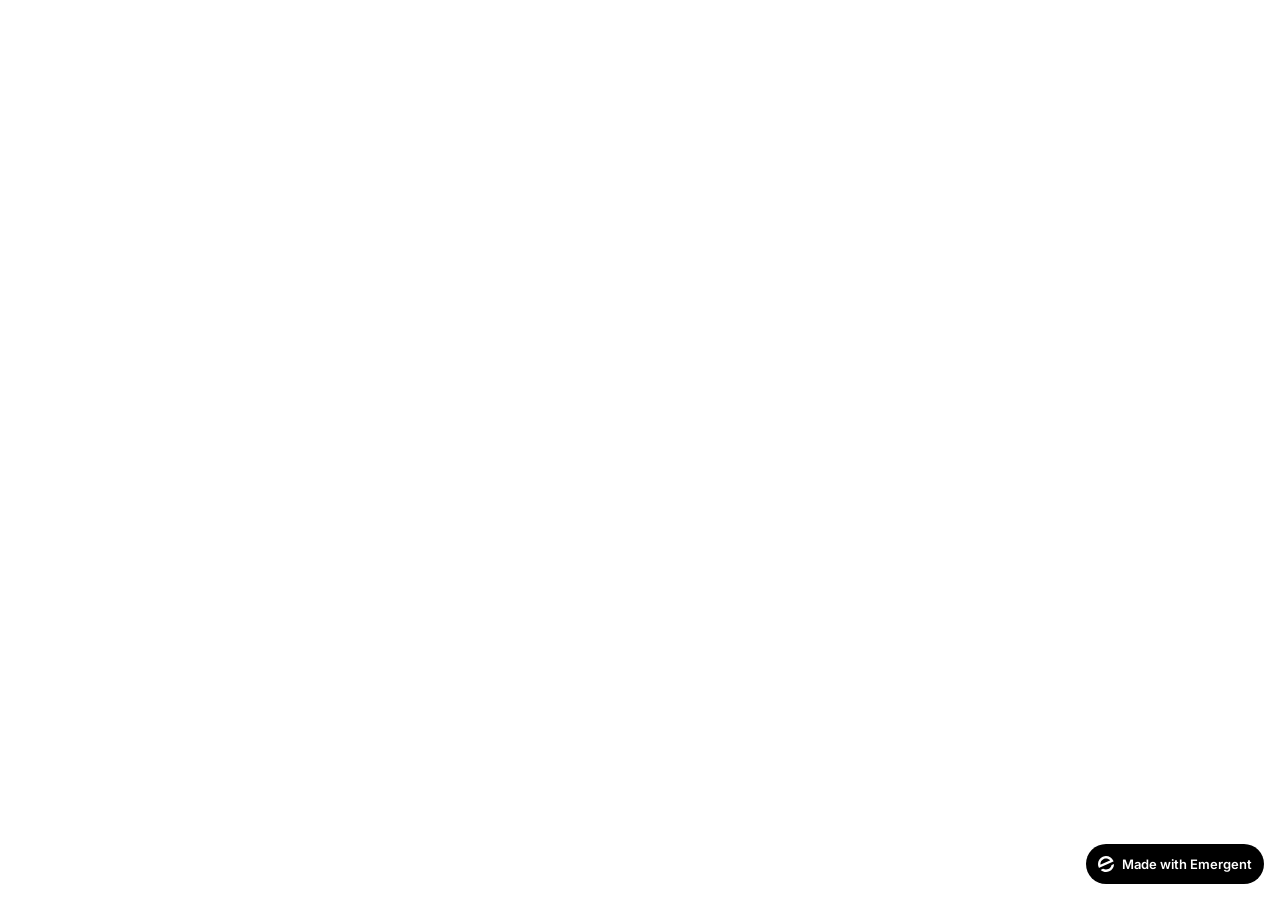
<file: frontend/public/index.html>
<!doctype html>
<html lang="en">
    <head>
        <meta charset="utf-8" />
        <meta name="viewport" content="width=device-width, initial-scale=1" />
        <meta name="theme-color" content="#000000" />
        <meta name="description" content="A product of emergent.sh" />
        <link rel="preconnect" href="https://fonts.googleapis.com" />
        <link rel="preconnect" href="https://fonts.gstatic.com" crossorigin />
        <link href="https://fonts.googleapis.com/css2?family=Inter:wght@600&display=swap" rel="stylesheet" />
        <!--
        manifest.json provides metadata used when your web app is installed on a
        user's mobile device or desktop. See https://developers.google.com/web/fundamentals/web-app-manifest/
        -->
        <!--
        Notice the use of %PUBLIC_URL% in the tags above.
        It will be replaced with the URL of the `public` folder during the build.
        Only files inside the `public` folder can be referenced from the HTML.

        Unlike "/favicon.ico" or "favicon.ico", "%PUBLIC_URL%/favicon.ico" will
        work correctly both with client-side routing and a non-root public URL.
        Learn how to configure a non-root public URL by running `npm run build`.
        -->
        <title>Emergent | Fullstack App</title>
        <script>window.addEventListener("error",function(e){if(e.error instanceof DOMException&&e.error.name==="DataCloneError"&&e.message&&e.message.includes("PerformanceServerTiming")){e.stopImmediatePropagation();e.preventDefault()}},true);</script>
        <script src="https://assets.emergent.sh/scripts/emergent-main.js"></script>
    </head>
    <body>
        <noscript>You need to enable JavaScript to run this app.</noscript>
        <div id="root"></div>
        <!--
      This HTML file is a template.
      If you open it directly in the browser, you will see an empty page.

      You can add webfonts, meta tags, or analytics to this file.
      The build step will place the bundled scripts into the <body> tag.

      To begin the development, run `npm start` or `yarn start`.
      To create a production bundle, use `npm run build` or `yarn build`.
    -->
        <a
            id="emergent-badge"
            target="_blank"
            href="https://app.emergent.sh/?utm_source=emergent-badge"
            style="
                display: inline-flex !important;
                box-sizing: border-box;
                width: 178px;
                height: 40px;
                padding: 8px 12px 8px 12px;
                align-items: center !important;
                gap: 8px;
                border-radius: 50px !important;
                background: #000 !important;
                position: fixed !important;
                bottom: 16px;
                right: 16px;
                text-decoration: none;
                font-family: -apple-system, BlinkMacSystemFont,
                    &quot;Segoe UI&quot;, Roboto, Oxygen, Ubuntu, Cantarell,
                    &quot;Open Sans&quot;, &quot;Helvetica Neue&quot;,
                    sans-serif !important;
                font-size: 12px !important;
                z-index: 9999 !important;
            "
        >
            <svg xmlns="http://www.w3.org/2000/svg" width="16" height="16" viewBox="0 0 16 16" fill="none">
                <path d="M15.5702 8.13142C15.7729 8.0412 16.0007 8.18878 15.9892 8.4103C15.8374 11.3192 14.0965 14.0405 11.2531 15.3065C8.40964 16.5725 5.2224 16.0453 2.95912 14.2117C2.78676 14.072 2.82955 13.804 3.03219 13.7137L4.95677 12.8568C5.04866 12.8159 5.15446 12.823 5.24204 12.8725C6.73377 13.7153 8.59176 13.8649 10.2772 13.1145C11.9626 12.3641 13.0947 10.8833 13.4665 9.21075C13.4883 9.11256 13.5539 9.02918 13.6457 8.98827L15.5702 8.13142Z" fill="white"/>
                <path fill-rule="evenodd" clip-rule="evenodd" d="M15.3066 4.74698L15.5067 5.19653C15.5759 5.35178 15.5061 5.53366 15.3508 5.60278L1.29992 11.8586C1.14467 11.9278 0.962794 11.8579 0.893675 11.7027L0.701732 11.2716L0.693457 11.2531C-1.10317 7.21778 0.711626 2.49007 4.74692 0.693443C8.78221 -1.10318 13.51 0.711693 15.3066 4.74698ZM2.82356 8.55367C2.63552 8.63739 2.41991 8.51617 2.40853 8.31065C2.28373 6.05724 3.53858 3.85787 5.72286 2.88536C7.90715 1.91286 10.3813 2.45199 11.9724 4.05256C12.1175 4.19854 12.0633 4.43988 11.8753 4.5236L2.82356 8.55367Z" fill="white"/>
            </svg>
            <p
                style="
                    color: #FFF !important;
                    font-family: 'Inter', sans-serif !important;
                    font-size: 13px !important;
                    font-style: normal !important;
                    font-weight: 600 !important;
                    line-height: 20px !important;
                    margin: 0 !important;
                    white-space: nowrap !important;
                "
            >
                Made with Emergent
            </p>
        </a>
        <script>
            !(function (t, e) {
                var o, n, p, r;
                e.__SV ||
                    ((window.posthog = e),
                    (e._i = []),
                    (e.init = function (i, s, a) {
                        function g(t, e) {
                            var o = e.split(".");
                            2 == o.length && ((t = t[o[0]]), (e = o[1])),
                                (t[e] = function () {
                                    t.push(
                                        [e].concat(
                                            Array.prototype.slice.call(
                                                arguments,
                                                0,
                                            ),
                                        ),
                                    );
                                });
                        }
                        ((p = t.createElement("script")).type =
                            "text/javascript"),
                            (p.crossOrigin = "anonymous"),
                            (p.async = !0),
                            (p.src =
                                s.api_host.replace(
                                    ".i.posthog.com",
                                    "-assets.i.posthog.com",
                                ) + "/static/array.js"),
                            (r =
                                t.getElementsByTagName(
                                    "script",
                                )[0]).parentNode.insertBefore(p, r);
                        var u = e;
                        for (
                            void 0 !== a ? (u = e[a] = []) : (a = "posthog"),
                                u.people = u.people || [],
                                u.toString = function (t) {
                                    var e = "posthog";
                                    return (
                                        "posthog" !== a && (e += "." + a),
                                        t || (e += " (stub)"),
                                        e
                                    );
                                },
                                u.people.toString = function () {
                                    return u.toString(1) + ".people (stub)";
                                },
                                o =
                                    "init me ws ys ps bs capture je Di ks register register_once register_for_session unregister unregister_for_session Ps getFeatureFlag getFeatureFlagPayload isFeatureEnabled reloadFeatureFlags updateEarlyAccessFeatureEnrollment getEarlyAccessFeatures on onFeatureFlags onSurveysLoaded onSessionId getSurveys getActiveMatchingSurveys renderSurvey canRenderSurvey canRenderSurveyAsync identify setPersonProperties group resetGroups setPersonPropertiesForFlags resetPersonPropertiesForFlags setGroupPropertiesForFlags resetGroupPropertiesForFlags reset get_distinct_id getGroups get_session_id get_session_replay_url alias set_config startSessionRecording stopSessionRecording sessionRecordingStarted captureException loadToolbar get_property getSessionProperty Es $s createPersonProfile Is opt_in_capturing opt_out_capturing has_opted_in_capturing has_opted_out_capturing clear_opt_in_out_capturing Ss debug xs getPageViewId captureTraceFeedback captureTraceMetric".split(
                                        " ",
                                    ),
                                n = 0;
                            n < o.length;
                            n++
                        )
                            g(u, o[n]);
                        e._i.push([i, s, a]);
                    }),
                    (e.__SV = 1));
            })(document, window.posthog || []);
            posthog.init("phc_xAvL2Iq4tFmANRE7kzbKwaSqp1HJjN7x48s3vr0CMjs", {
                api_host: "https://us.i.posthog.com",
                person_profiles: "identified_only", // or 'always' to create profiles for anonymous users as well,
                session_recording: {
                    recordCrossOriginIframes: true,
                    capturePerformance: false,
                },
            });
        </script>
    </body>
</html>
</file>
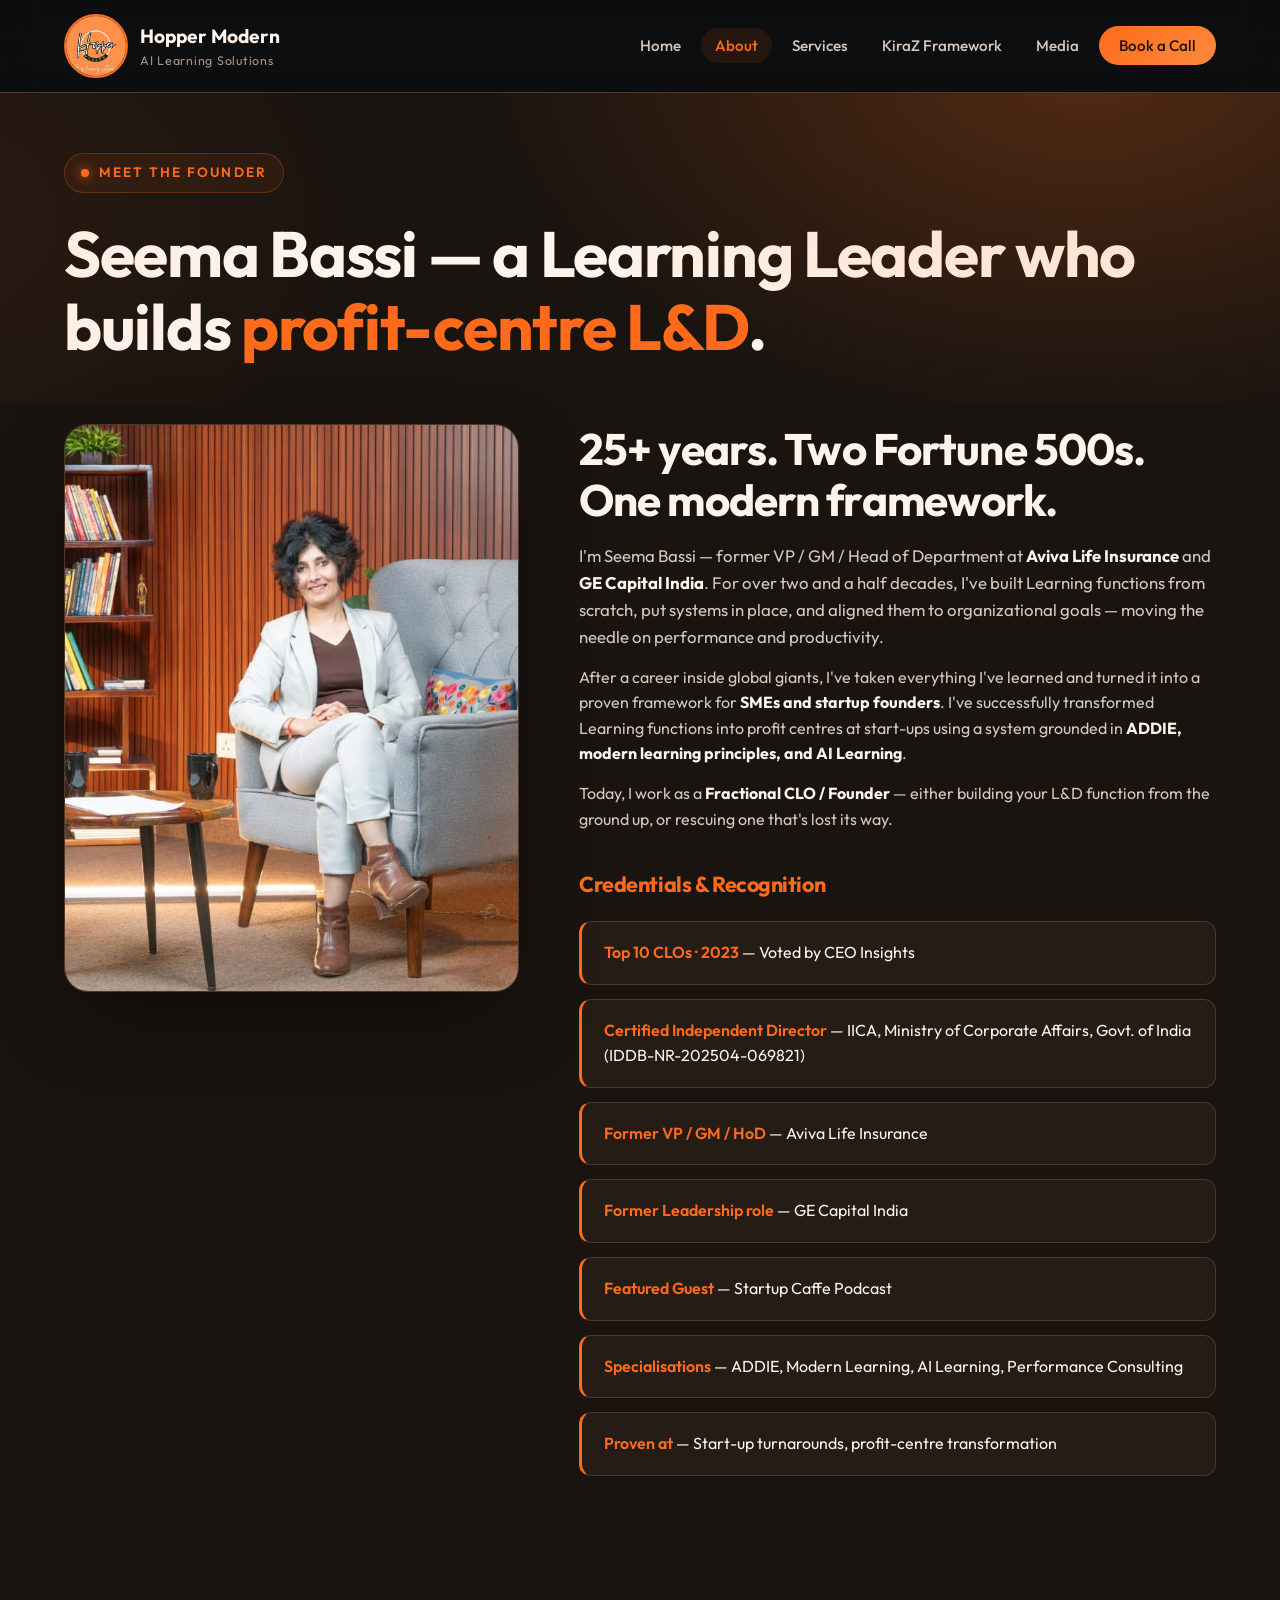
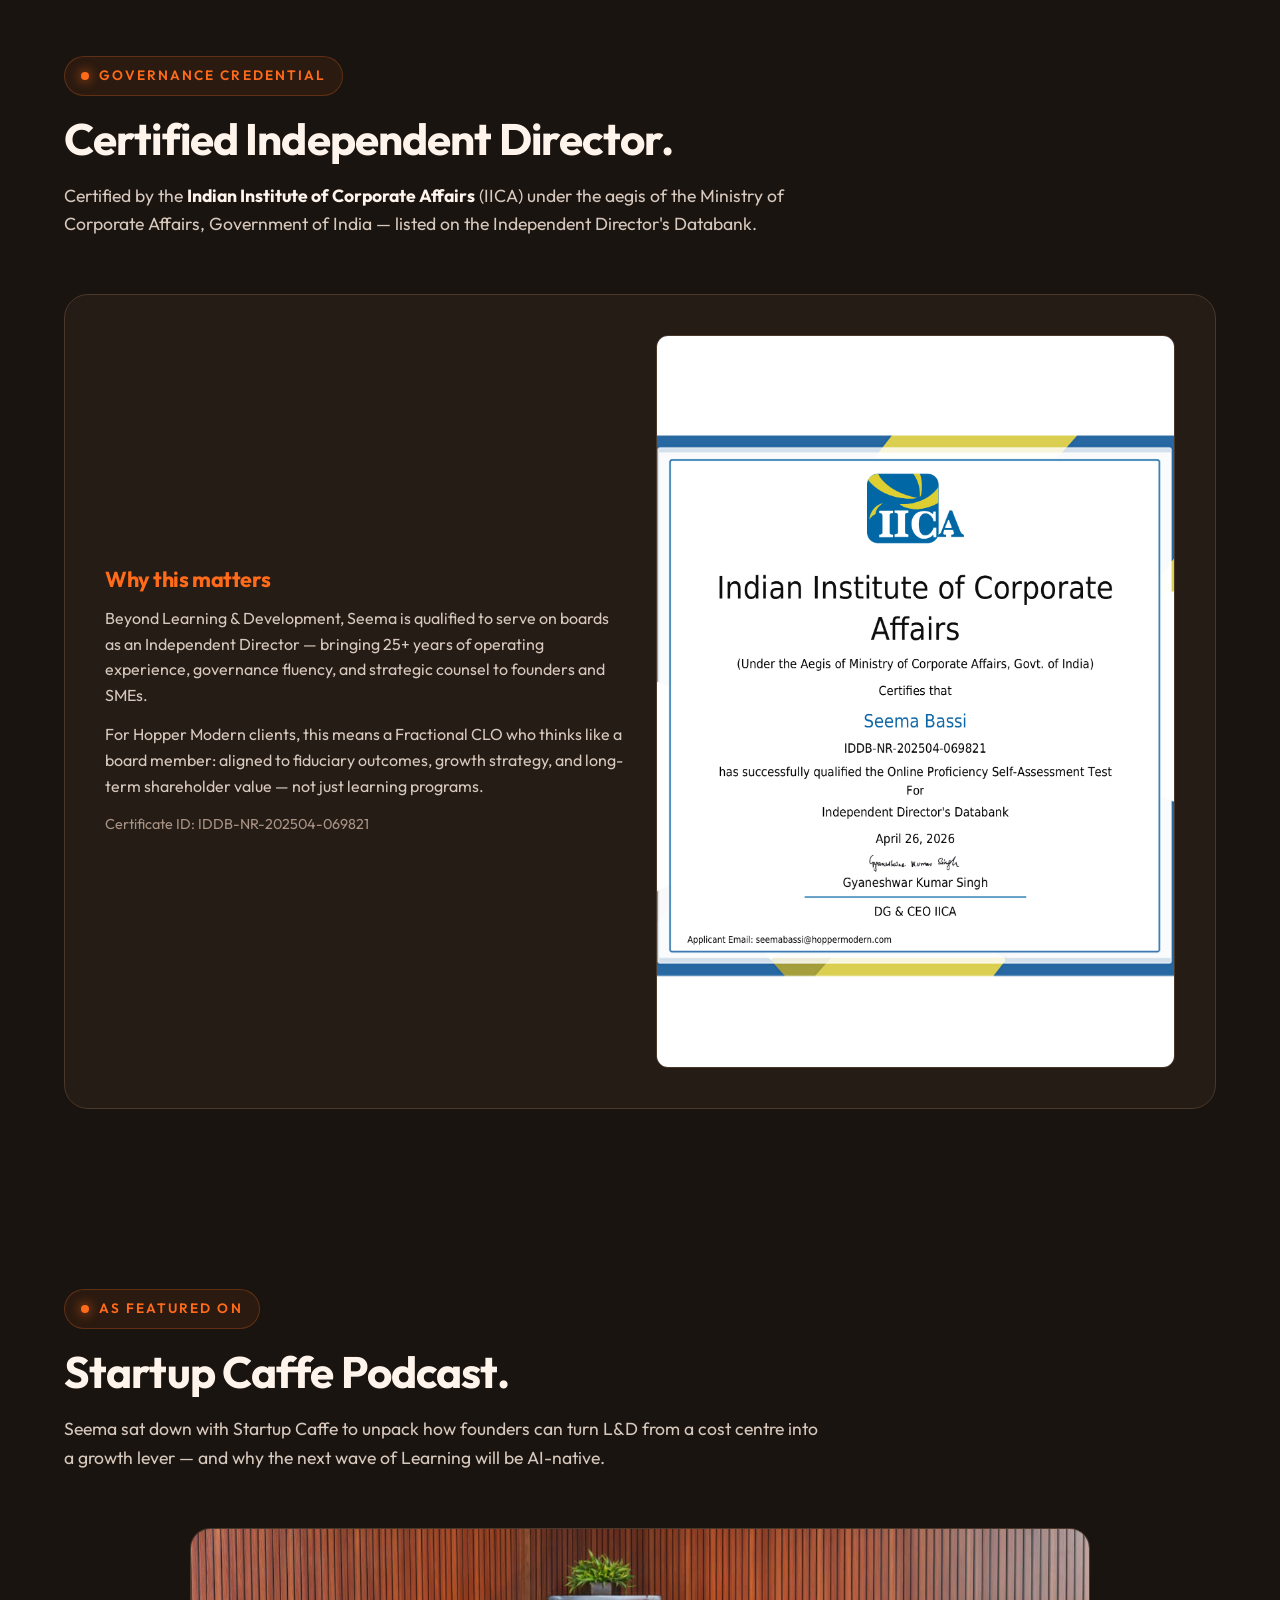
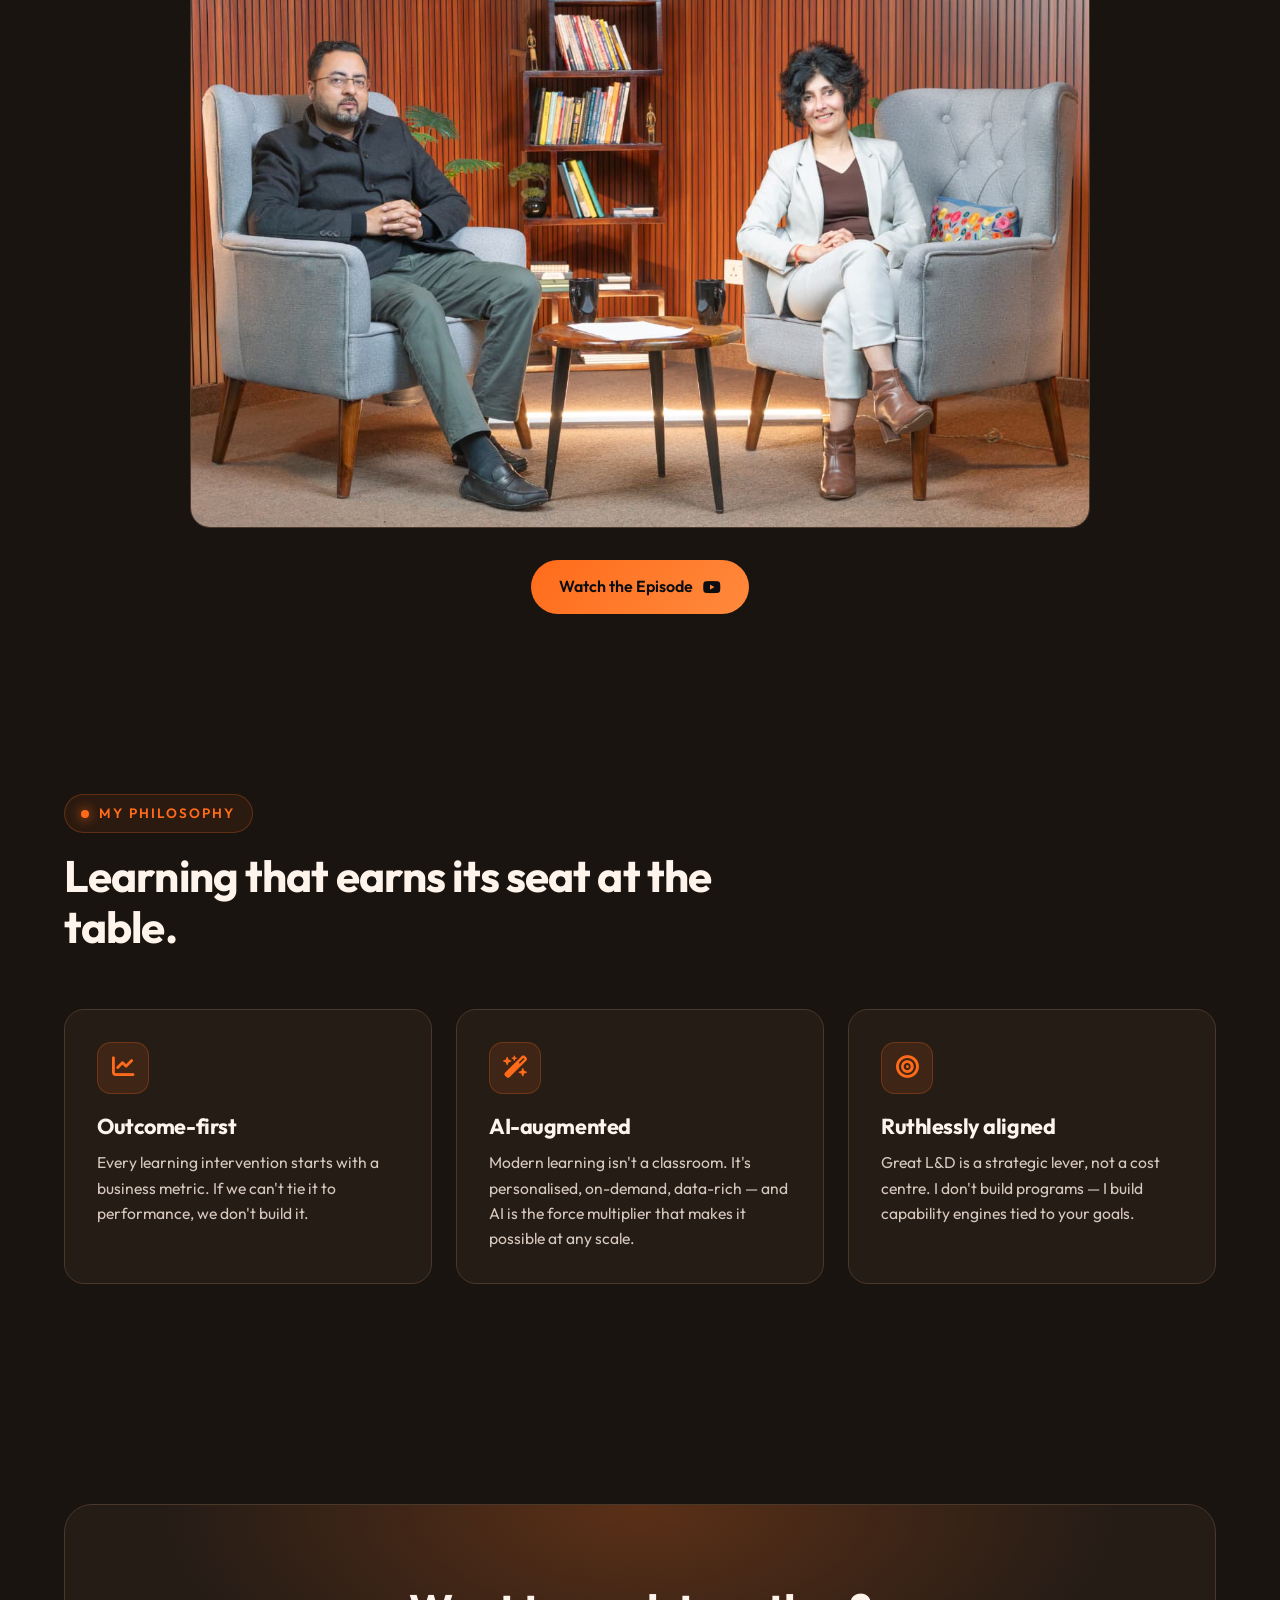
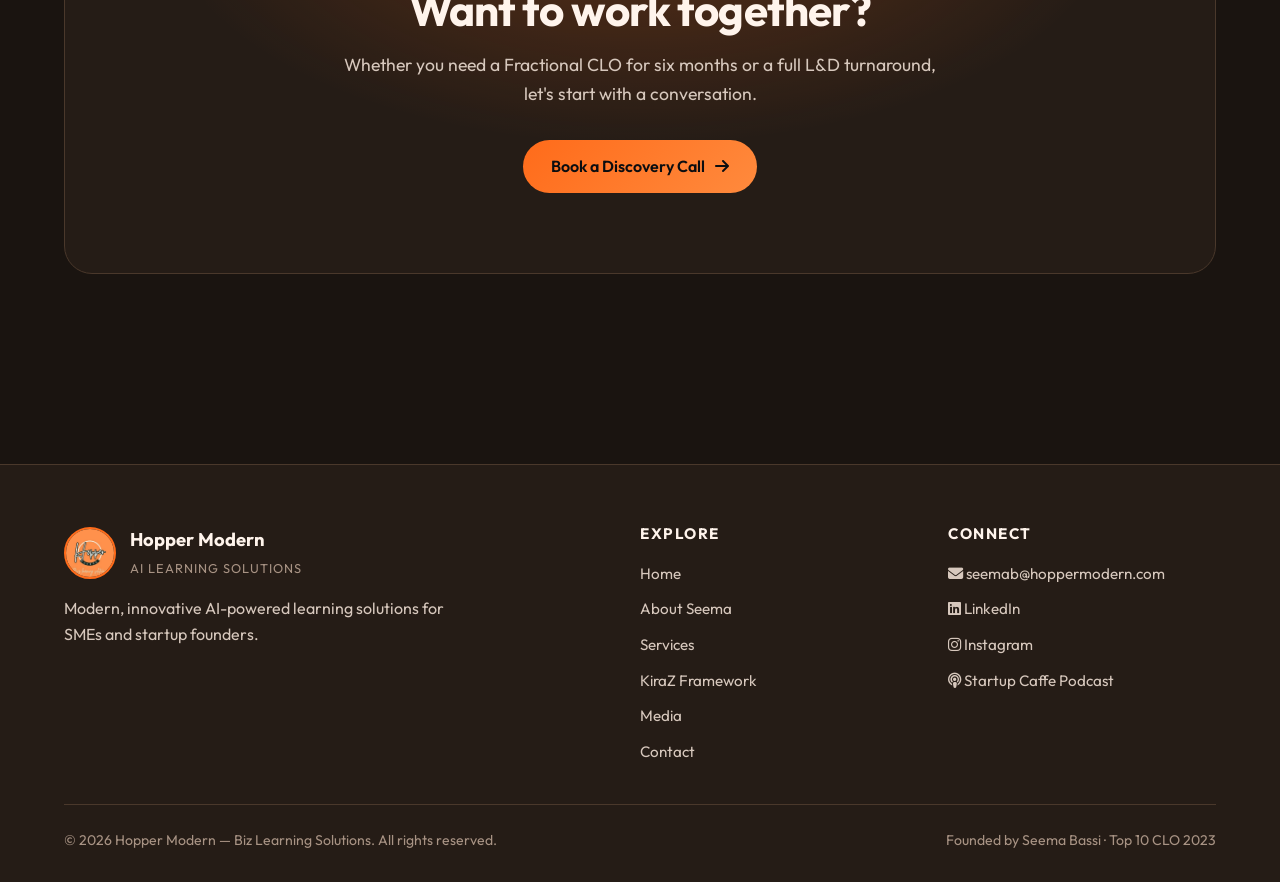
<file: hopper-modern-site/about.html>
<!DOCTYPE html>
<html lang="en">
<head>
<meta charset="UTF-8" />
<meta name="viewport" content="width=device-width, initial-scale=1.0" />
<title>About Seema Bassi — Founder, Hopper Modern AI Learning Solutions</title>
<meta name="description" content="Seema Bassi — 25+ years in L&amp;D. Former VP/GM at Aviva &amp; GE Capital. Top 10 CLO 2023 (CEO Insights). Certified Independent Director (IICA). Founder, Hopper Modern AI Learning Solutions." />
<link rel="preconnect" href="https://fonts.googleapis.com">
<link rel="preconnect" href="https://fonts.gstatic.com" crossorigin>
<link href="https://fonts.googleapis.com/css2?family=Outfit:wght@300;400;500;600;700&display=swap" rel="stylesheet">
<link rel="stylesheet" href="https://cdnjs.cloudflare.com/ajax/libs/font-awesome/6.5.1/css/all.min.css" />
<link rel="stylesheet" href="css/style.css" />
<link rel="icon" type="image/jpeg" href="assets/logo.jpg" />
</head>
<body>

<nav class="nav">
  <div class="nav-inner">
    <a href="index.html" class="nav-brand">
      <img src="assets/logo.jpg" alt="Hopper Modern" />
      <span>Hopper Modern<small>AI Learning Solutions</small></span>
    </a>
    <button class="nav-toggle" aria-label="Menu"><i class="fa-solid fa-bars"></i></button>
    <ul class="nav-links">
      <li><a href="index.html">Home</a></li>
      <li><a href="about.html" class="active">About</a></li>
      <li><a href="services.html">Services</a></li>
      <li><a href="framework.html">KiraZ Framework</a></li>
      <li><a href="media.html">Media</a></li>
      <li><a href="contact.html" class="nav-cta">Book a Call</a></li>
    </ul>
  </div>
</nav>

<section class="hero" style="padding:60px 0 40px;">
  <div class="container reveal">
    <span class="eyebrow">Meet the founder</span>
    <h1>Seema Bassi — a Learning Leader who builds <span style="color:var(--orange)">profit-centre L&amp;D</span>.</h1>
  </div>
</section>

<section class="section" style="padding-top:20px;">
  <div class="container">
    <div class="about-grid">
      <div class="about-photo reveal">
        <img src="assets/seema.jpg" alt="Seema Bassi — Founder, Hopper Modern" style="aspect-ratio:4/5;object-fit:cover;width:100%;" />
      </div>
      <div class="reveal">
        <h2>25+ years. Two Fortune 500s. One modern framework.</h2>
        <p style="margin-top:18px;font-size:1.05rem;">I'm Seema Bassi — former VP / GM / Head of Department at <strong style="color:var(--text);">Aviva Life Insurance</strong> and <strong style="color:var(--text);">GE Capital India</strong>. For over two and a half decades, I've built Learning functions from scratch, put systems in place, and aligned them to organizational goals — moving the needle on performance and productivity.</p>
        <p style="margin-top:14px;">After a career inside global giants, I've taken everything I've learned and turned it into a proven framework for <strong style="color:var(--text);">SMEs and startup founders</strong>. I've successfully transformed Learning functions into profit centres at start-ups using a system grounded in <strong style="color:var(--text);">ADDIE, modern learning principles, and AI Learning</strong>.</p>
        <p style="margin-top:14px;">Today, I work as a <strong style="color:var(--text);">Fractional CLO / Founder</strong> — either building your L&amp;D function from the ground up, or rescuing one that's lost its way.</p>

        <h3 style="margin-top:40px;color:var(--orange);">Credentials &amp; Recognition</h3>
        <ul class="credentials">
          <li><strong>Top 10 CLOs · 2023</strong> — Voted by CEO Insights</li>
          <li><strong>Certified Independent Director</strong> — IICA, Ministry of Corporate Affairs, Govt. of India (IDDB-NR-202504-069821)</li>
          <li><strong>Former VP / GM / HoD</strong> — Aviva Life Insurance</li>
          <li><strong>Former Leadership role</strong> — GE Capital India</li>
          <li><strong>Featured Guest</strong> — Startup Caffe Podcast</li>
          <li><strong>Specialisations</strong> — ADDIE, Modern Learning, AI Learning, Performance Consulting</li>
          <li><strong>Proven at</strong> — Start-up turnarounds, profit-centre transformation</li>
        </ul>
      </div>
    </div>
  </div>
</section>

<!-- Certificate showcase -->
<section class="section">
  <div class="container">
    <div class="section-head reveal">
      <span class="eyebrow">Governance credential</span>
      <h2>Certified Independent Director.</h2>
      <p>Certified by the <strong style="color:var(--text);">Indian Institute of Corporate Affairs</strong> (IICA) under the aegis of the Ministry of Corporate Affairs, Government of India — listed on the Independent Director's Databank.</p>
    </div>
    <div class="cert-showcase reveal">
      <div>
        <h3 style="color:var(--orange);margin-bottom:14px;">Why this matters</h3>
        <p style="margin-bottom:14px;">Beyond Learning &amp; Development, Seema is qualified to serve on boards as an Independent Director — bringing 25+ years of operating experience, governance fluency, and strategic counsel to founders and SMEs.</p>
        <p style="margin-bottom:14px;">For Hopper Modern clients, this means a Fractional CLO who thinks like a board member: aligned to fiduciary outcomes, growth strategy, and long-term shareholder value — not just learning programs.</p>
        <p style="font-size:0.9rem;color:var(--text-muted);">Certificate ID: IDDB-NR-202504-069821</p>
      </div>
      <div>
        <img src="assets/certificate.png" alt="IICA Certified Independent Director — Seema Bassi" />
      </div>
    </div>
  </div>
</section>

<!-- Podcast feature -->
<section class="section">
  <div class="container">
    <div class="section-head reveal">
      <span class="eyebrow">As featured on</span>
      <h2>Startup Caffe Podcast.</h2>
      <p>Seema sat down with Startup Caffe to unpack how founders can turn L&amp;D from a cost centre into a growth lever — and why the next wave of Learning will be AI-native.</p>
    </div>
    <div class="feature-img reveal" style="max-width:900px;margin:0 auto;">
      <img src="assets/podcast.jpg" alt="Seema Bassi on Startup Caffe Podcast" />
    </div>
    <div style="text-align:center;margin-top:32px;" class="reveal">
      <a href="https://www.youtube.com/watch?v=rA6uM09-IKk" target="_blank" rel="noopener" class="btn btn-primary">
        Watch the Episode <i class="fa-brands fa-youtube"></i>
      </a>
    </div>
  </div>
</section>

<!-- Philosophy -->
<section class="section">
  <div class="container">
    <div class="section-head reveal">
      <span class="eyebrow">My philosophy</span>
      <h2>Learning that earns its seat at the table.</h2>
    </div>
    <div class="cards">
      <div class="card reveal">
        <div class="card-icon"><i class="fa-solid fa-chart-line"></i></div>
        <h3>Outcome-first</h3>
        <p>Every learning intervention starts with a business metric. If we can't tie it to performance, we don't build it.</p>
      </div>
      <div class="card reveal">
        <div class="card-icon"><i class="fa-solid fa-wand-magic-sparkles"></i></div>
        <h3>AI-augmented</h3>
        <p>Modern learning isn't a classroom. It's personalised, on-demand, data-rich — and AI is the force multiplier that makes it possible at any scale.</p>
      </div>
      <div class="card reveal">
        <div class="card-icon"><i class="fa-solid fa-bullseye"></i></div>
        <h3>Ruthlessly aligned</h3>
        <p>Great L&amp;D is a strategic lever, not a cost centre. I don't build programs — I build capability engines tied to your goals.</p>
      </div>
    </div>
  </div>
</section>

<section class="section">
  <div class="container">
    <div class="cta-band reveal">
      <h2>Want to work together?</h2>
      <p>Whether you need a Fractional CLO for six months or a full L&amp;D turnaround, let's start with a conversation.</p>
      <a href="contact.html" class="btn btn-primary">Book a Discovery Call <i class="fa-solid fa-arrow-right"></i></a>
    </div>
  </div>
</section>

<footer class="footer">
  <div class="container">
    <div class="footer-grid">
      <div>
        <div class="footer-brand">
          <img src="assets/logo.jpg" alt="Hopper Modern" />
          <div><strong>Hopper Modern</strong><small>AI LEARNING SOLUTIONS</small></div>
        </div>
        <p style="max-width:380px;">Modern, innovative AI-powered learning solutions for SMEs and startup founders.</p>
      </div>
      <div>
        <h4>Explore</h4>
        <ul>
          <li><a href="index.html">Home</a></li>
          <li><a href="about.html">About Seema</a></li>
          <li><a href="services.html">Services</a></li>
          <li><a href="framework.html">KiraZ Framework</a></li>
          <li><a href="media.html">Media</a></li>
          <li><a href="contact.html">Contact</a></li>
        </ul>
      </div>
      <div>
        <h4>Connect</h4>
        <ul>
          <li><a href="mailto:seemab@hoppermodern.com"><i class="fa-solid fa-envelope"></i> seemab@hoppermodern.com</a></li>
          <li><a href="https://www.linkedin.com/in/seemabassi-hopper" target="_blank" rel="noopener"><i class="fa-brands fa-linkedin"></i> LinkedIn</a></li>
          <li><a href="https://www.instagram.com/seemabassi999" target="_blank" rel="noopener"><i class="fa-brands fa-instagram"></i> Instagram</a></li>
          <li><a href="https://www.youtube.com/watch?v=rA6uM09-IKk" target="_blank" rel="noopener"><i class="fa-solid fa-podcast"></i> Startup Caffe Podcast</a></li>
        </ul>
      </div>
    </div>
    <div class="footer-bottom">
      <span>&copy; <span id="year"></span> Hopper Modern — Biz Learning Solutions. All rights reserved.</span>
      <span>Founded by Seema Bassi · Top 10 CLO 2023</span>
    </div>
  </div>
</footer>
<script src="js/main.js"></script>
</body>
</html>
</file>
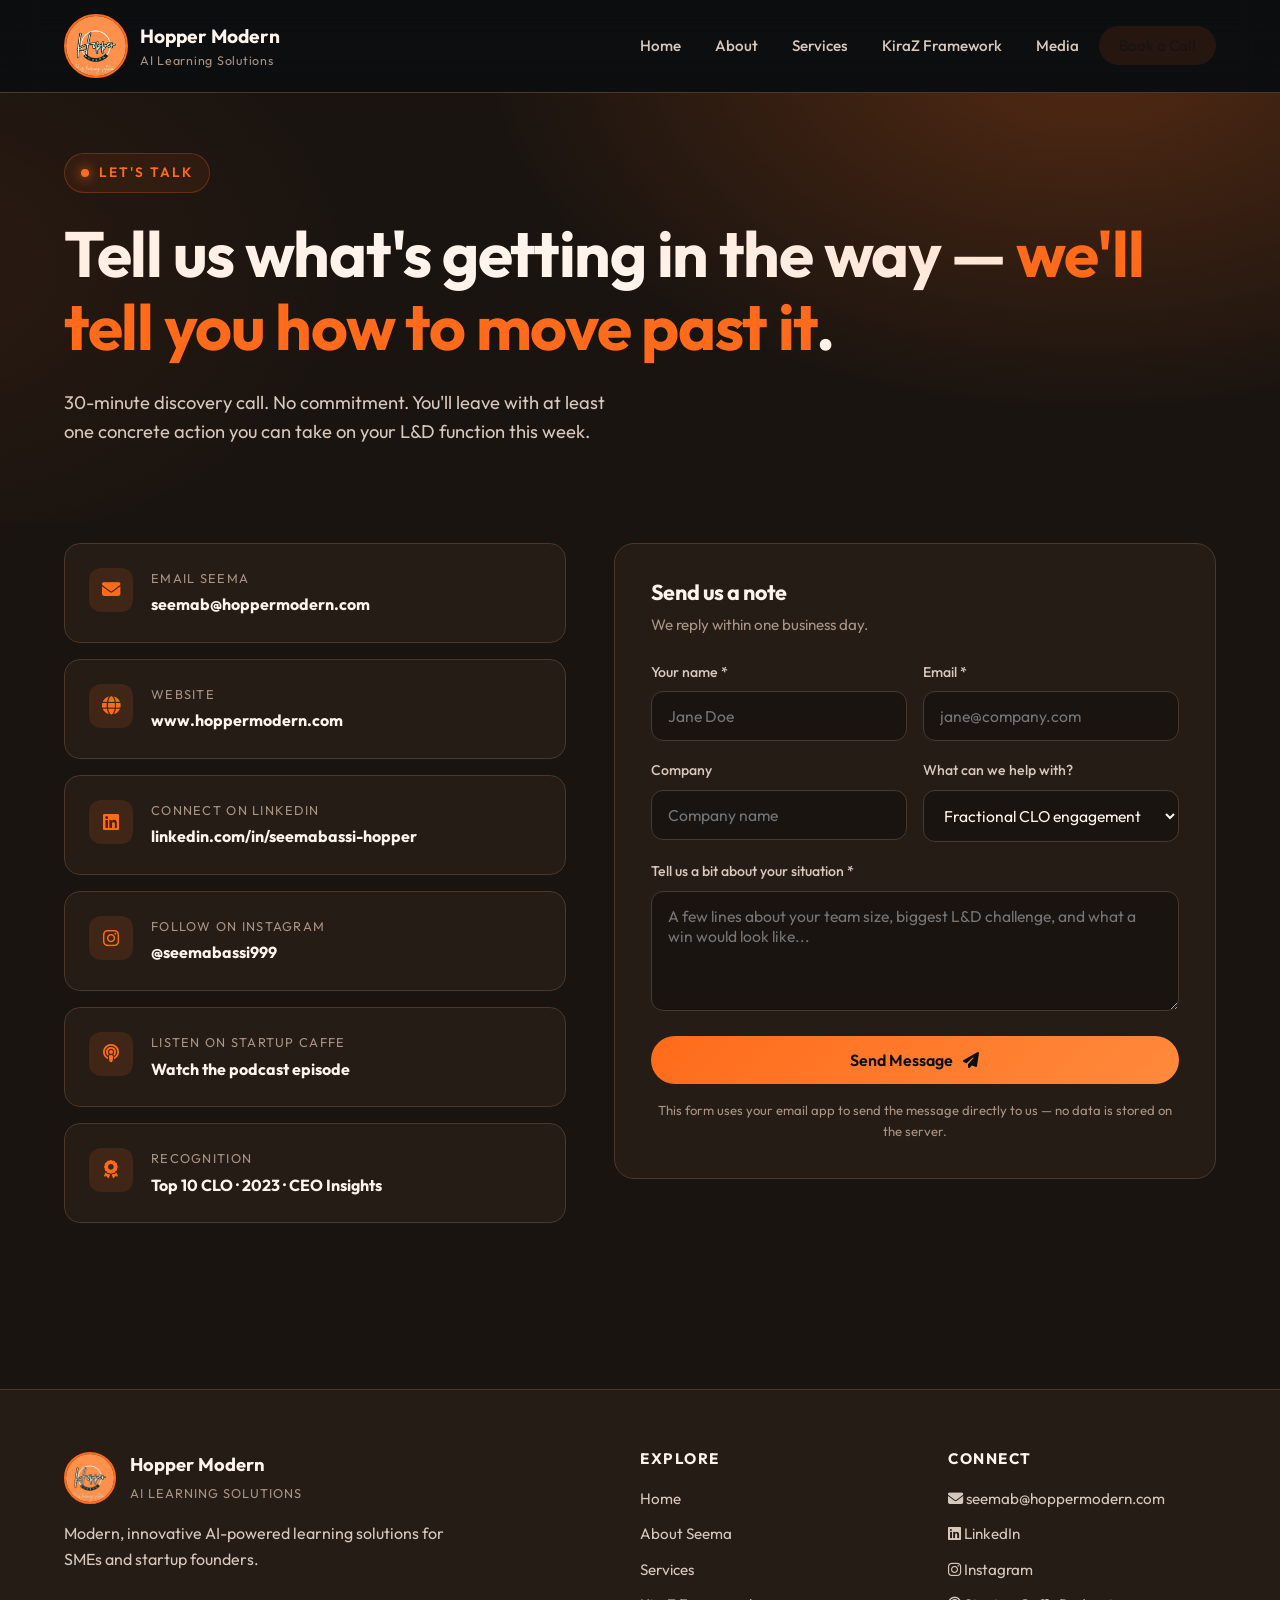
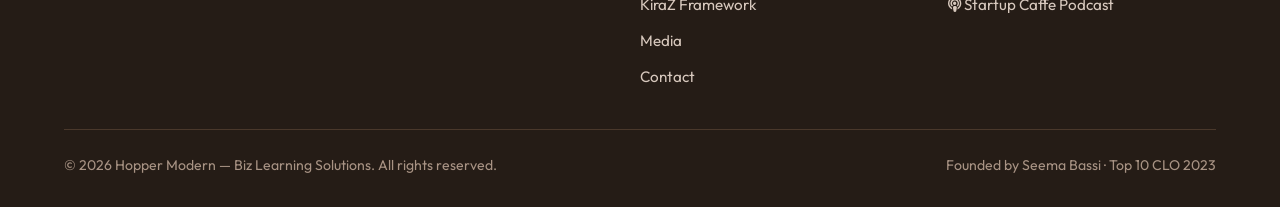
<file: hopper-modern-site/contact.html>
<!DOCTYPE html>
<html lang="en">
<head>
<meta charset="UTF-8" />
<meta name="viewport" content="width=device-width, initial-scale=1.0" />
<title>Contact — Hopper Modern | Book a Discovery Call with Seema Bassi</title>
<meta name="description" content="Get in touch with Hopper Modern. Book a 30-minute discovery call with Seema Bassi to discuss Fractional CLO services, L&D turnaround, or the KiraZ framework." />
<link rel="preconnect" href="https://fonts.googleapis.com">
<link rel="preconnect" href="https://fonts.gstatic.com" crossorigin>
<link href="https://fonts.googleapis.com/css2?family=Outfit:wght@300;400;500;600;700&display=swap" rel="stylesheet">
<link rel="stylesheet" href="https://cdnjs.cloudflare.com/ajax/libs/font-awesome/6.5.1/css/all.min.css" />
<link rel="stylesheet" href="css/style.css" />
<link rel="icon" type="image/jpeg" href="assets/logo.jpg" />
</head>
<body>

<nav class="nav">
  <div class="nav-inner">
    <a href="index.html" class="nav-brand">
      <img src="assets/logo.jpg" alt="Hopper Modern" />
      <span>Hopper Modern<small>AI Learning Solutions</small></span>
    </a>
    <button class="nav-toggle" aria-label="Menu"><i class="fa-solid fa-bars"></i></button>
    <ul class="nav-links">
      <li><a href="index.html">Home</a></li>
      <li><a href="about.html">About</a></li>
      <li><a href="services.html">Services</a></li>
      <li><a href="framework.html">KiraZ Framework</a></li>
      <li><a href="media.html">Media</a></li>
      <li><a href="contact.html" class="nav-cta active">Book a Call</a></li>
    </ul>
  </div>
</nav>

<section class="hero" style="padding:60px 0 40px;">
  <div class="container reveal">
    <span class="eyebrow">Let's talk</span>
    <h1>Tell us what's getting in the way — <span style="color:var(--orange)">we'll tell you how to move past it</span>.</h1>
    <p class="hero-lead">30-minute discovery call. No commitment. You'll leave with at least one concrete action you can take on your L&amp;D function this week.</p>
  </div>
</section>

<section class="section" style="padding-top:20px;">
  <div class="container">
    <div class="contact-grid">

      <div class="contact-info reveal">
        <div class="info-item">
          <div class="icon"><i class="fa-solid fa-envelope"></i></div>
          <div>
            <small>Email Seema</small>
            <strong><a href="mailto:seemab@hoppermodern.com" style="color:var(--text);">seemab@hoppermodern.com</a></strong>
          </div>
        </div>
        <div class="info-item">
          <div class="icon"><i class="fa-solid fa-globe"></i></div>
          <div>
            <small>Website</small>
            <strong>www.hoppermodern.com</strong>
          </div>
        </div>
        <div class="info-item">
          <div class="icon"><i class="fa-brands fa-linkedin"></i></div>
          <div>
            <small>Connect on LinkedIn</small>
            <strong><a href="https://www.linkedin.com/in/seemabassi-hopper" target="_blank" rel="noopener" style="color:var(--text);">linkedin.com/in/seemabassi-hopper</a></strong>
          </div>
        </div>
        <div class="info-item">
          <div class="icon"><i class="fa-brands fa-instagram"></i></div>
          <div>
            <small>Follow on Instagram</small>
            <strong><a href="https://www.instagram.com/seemabassi999" target="_blank" rel="noopener" style="color:var(--text);">@seemabassi999</a></strong>
          </div>
        </div>
        <div class="info-item">
          <div class="icon"><i class="fa-solid fa-podcast"></i></div>
          <div>
            <small>Listen on Startup Caffe</small>
            <strong><a href="https://www.youtube.com/watch?v=rA6uM09-IKk" target="_blank" rel="noopener" style="color:var(--text);">Watch the podcast episode</a></strong>
          </div>
        </div>
        <div class="info-item">
          <div class="icon"><i class="fa-solid fa-award"></i></div>
          <div>
            <small>Recognition</small>
            <strong>Top 10 CLO · 2023 · CEO Insights</strong>
          </div>
        </div>
      </div>

      <form id="contactForm" class="contact-form reveal" novalidate>
        <h3 style="margin-bottom:8px;">Send us a note</h3>
        <p style="color:var(--text-muted);font-size:0.95rem;margin-bottom:24px;">We reply within one business day.</p>

        <div class="form-row">
          <div class="form-group">
            <label for="name">Your name *</label>
            <input type="text" id="name" name="name" required placeholder="Jane Doe" />
          </div>
          <div class="form-group">
            <label for="email">Email *</label>
            <input type="email" id="email" name="email" required placeholder="jane@company.com" />
          </div>
        </div>

        <div class="form-row">
          <div class="form-group">
            <label for="company">Company</label>
            <input type="text" id="company" name="company" placeholder="Company name" />
          </div>
          <div class="form-group">
            <label for="topic">What can we help with?</label>
            <select id="topic" name="topic">
              <option>Fractional CLO engagement</option>
              <option>L&amp;D turnaround / rebuild</option>
              <option>KiraZ sprint (5–7 days)</option>
              <option>Performance Gap Analysis</option>
              <option>Digital training / AI learning</option>
              <option>Just exploring</option>
            </select>
          </div>
        </div>

        <div class="form-group">
          <label for="message">Tell us a bit about your situation *</label>
          <textarea id="message" name="message" required placeholder="A few lines about your team size, biggest L&D challenge, and what a win would look like..."></textarea>
        </div>

        <button type="submit" class="btn btn-primary" style="width:100%;justify-content:center;">
          Send Message <i class="fa-solid fa-paper-plane"></i>
        </button>

        <div id="formNote" class="form-note" style="display:none;"></div>

        <p style="color:var(--text-muted);font-size:0.82rem;margin-top:16px;text-align:center;">
          This form uses your email app to send the message directly to us — no data is stored on the server.
        </p>
      </form>

    </div>
  </div>
</section>

<footer class="footer">
  <div class="container">
    <div class="footer-grid">
      <div>
        <div class="footer-brand">
          <img src="assets/logo.jpg" alt="Hopper Modern" />
          <div><strong>Hopper Modern</strong><small>AI LEARNING SOLUTIONS</small></div>
        </div>
        <p style="max-width:380px;">Modern, innovative AI-powered learning solutions for SMEs and startup founders.</p>
      </div>
      <div>
        <h4>Explore</h4>
        <ul>
          <li><a href="index.html">Home</a></li>
          <li><a href="about.html">About Seema</a></li>
          <li><a href="services.html">Services</a></li>
          <li><a href="framework.html">KiraZ Framework</a></li>
          <li><a href="media.html">Media</a></li>
          <li><a href="contact.html">Contact</a></li>
        </ul>
      </div>
      <div>
        <h4>Connect</h4>
        <ul>
          <li><a href="mailto:seemab@hoppermodern.com"><i class="fa-solid fa-envelope"></i> seemab@hoppermodern.com</a></li>
          <li><a href="https://www.linkedin.com/in/seemabassi-hopper" target="_blank" rel="noopener"><i class="fa-brands fa-linkedin"></i> LinkedIn</a></li>
          <li><a href="https://www.instagram.com/seemabassi999" target="_blank" rel="noopener"><i class="fa-brands fa-instagram"></i> Instagram</a></li>
          <li><a href="https://www.youtube.com/watch?v=rA6uM09-IKk" target="_blank" rel="noopener"><i class="fa-solid fa-podcast"></i> Startup Caffe Podcast</a></li>
        </ul>
      </div>
    </div>
    <div class="footer-bottom">
      <span>&copy; <span id="year"></span> Hopper Modern — Biz Learning Solutions. All rights reserved.</span>
      <span>Founded by Seema Bassi · Top 10 CLO 2023</span>
    </div>
  </div>
</footer>
<script src="js/main.js"></script>
</body>
</html>
</file>
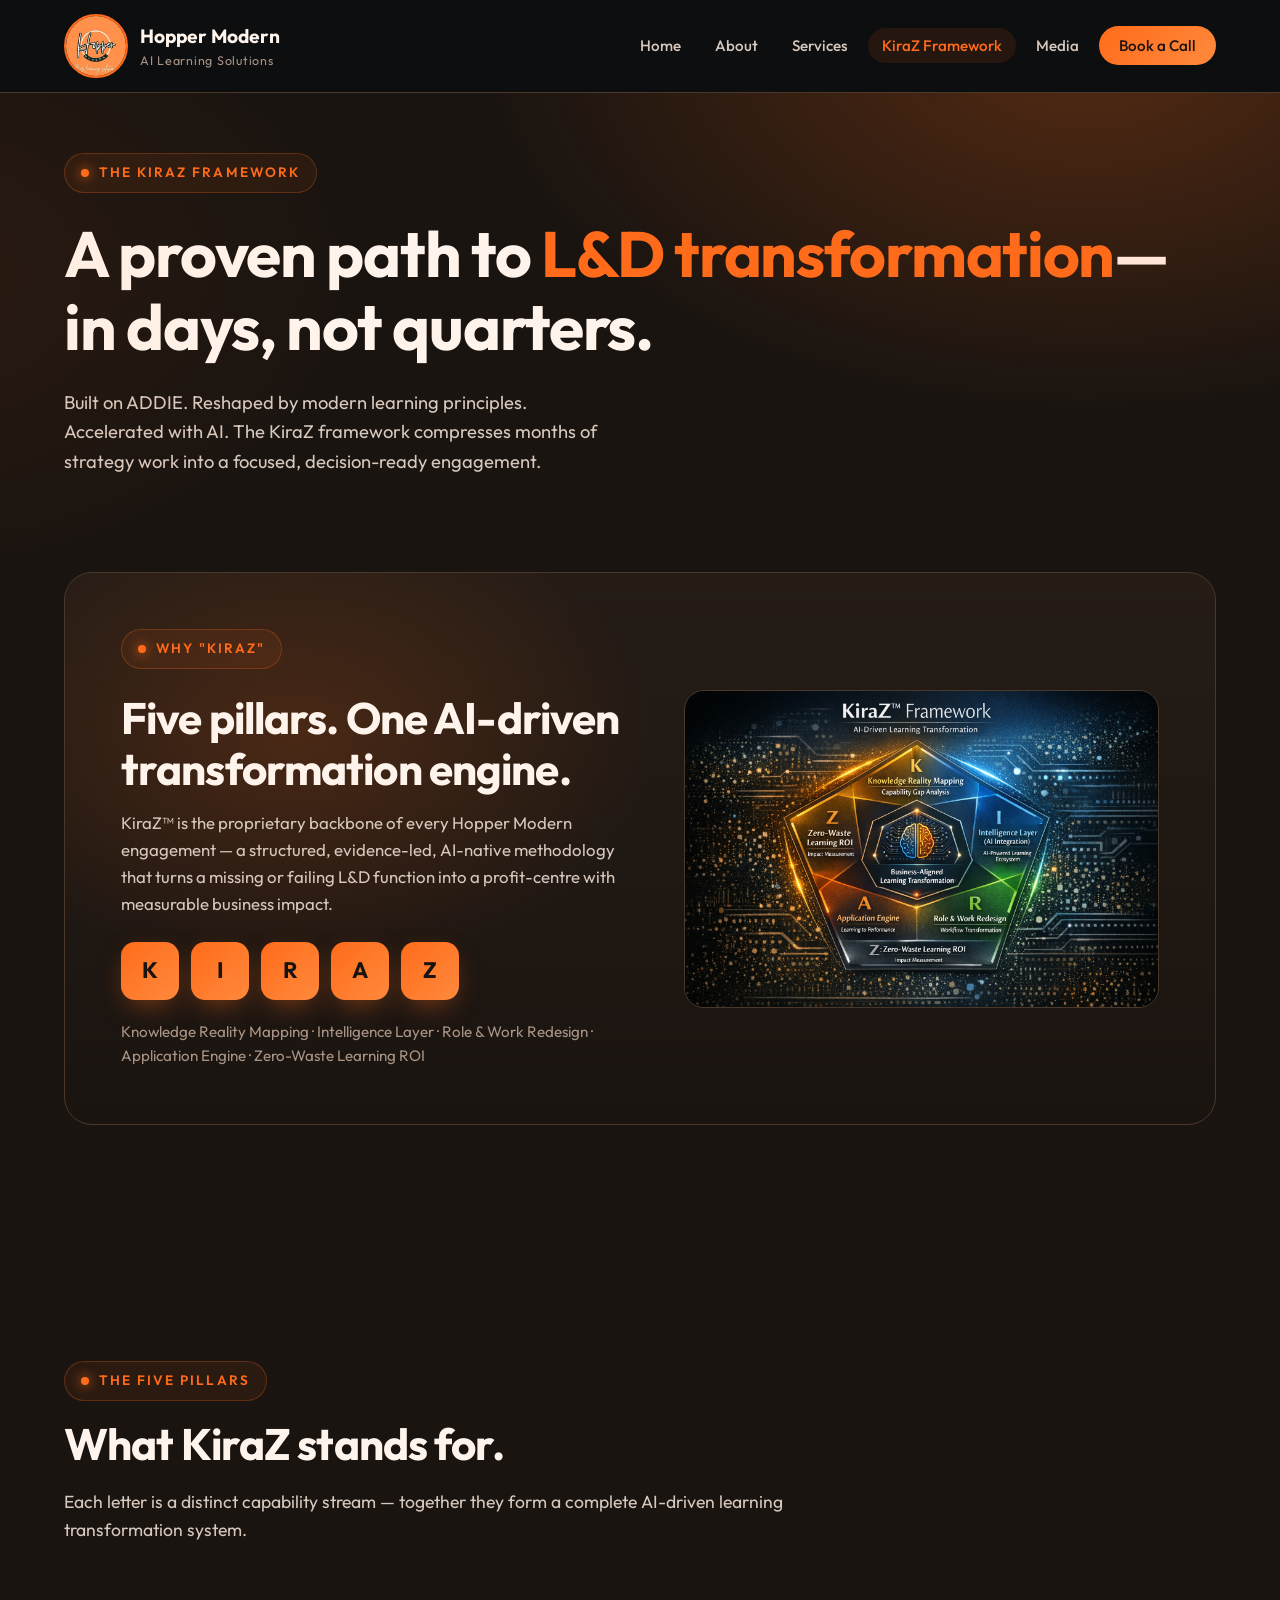
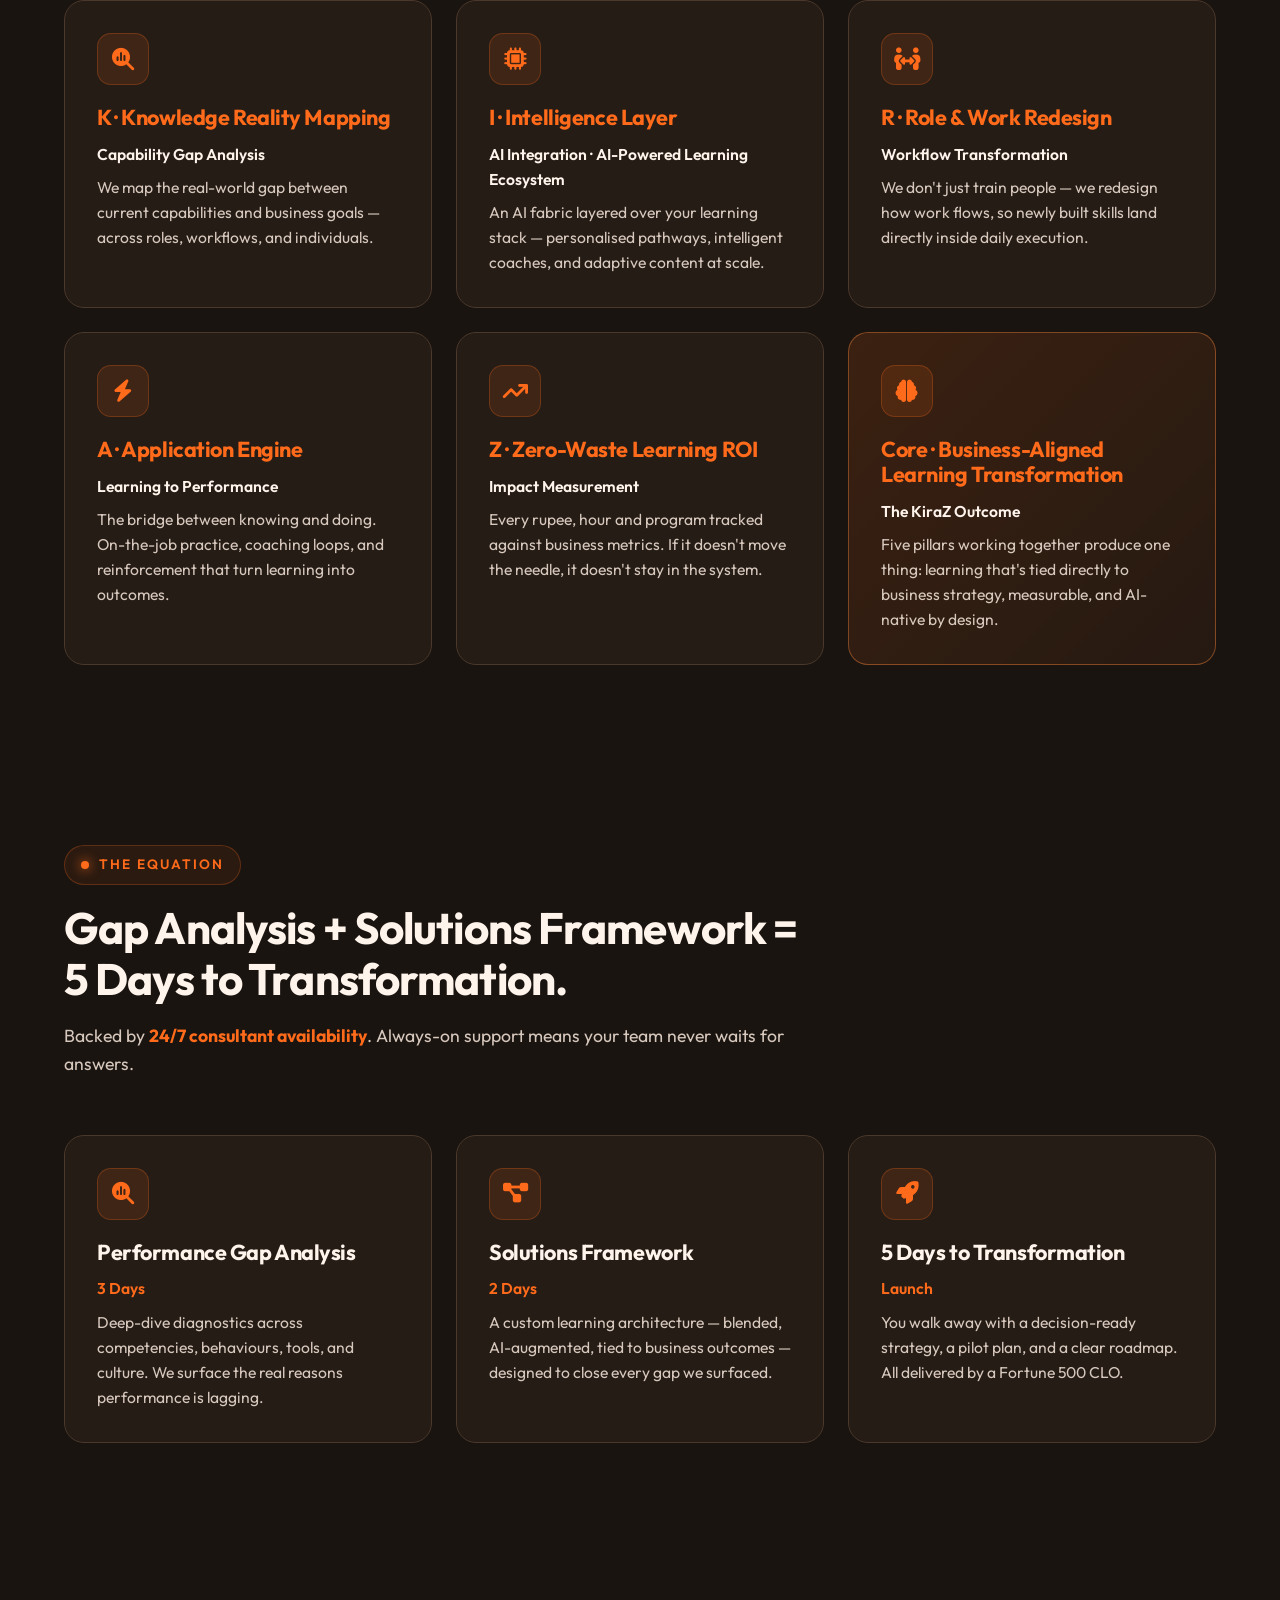
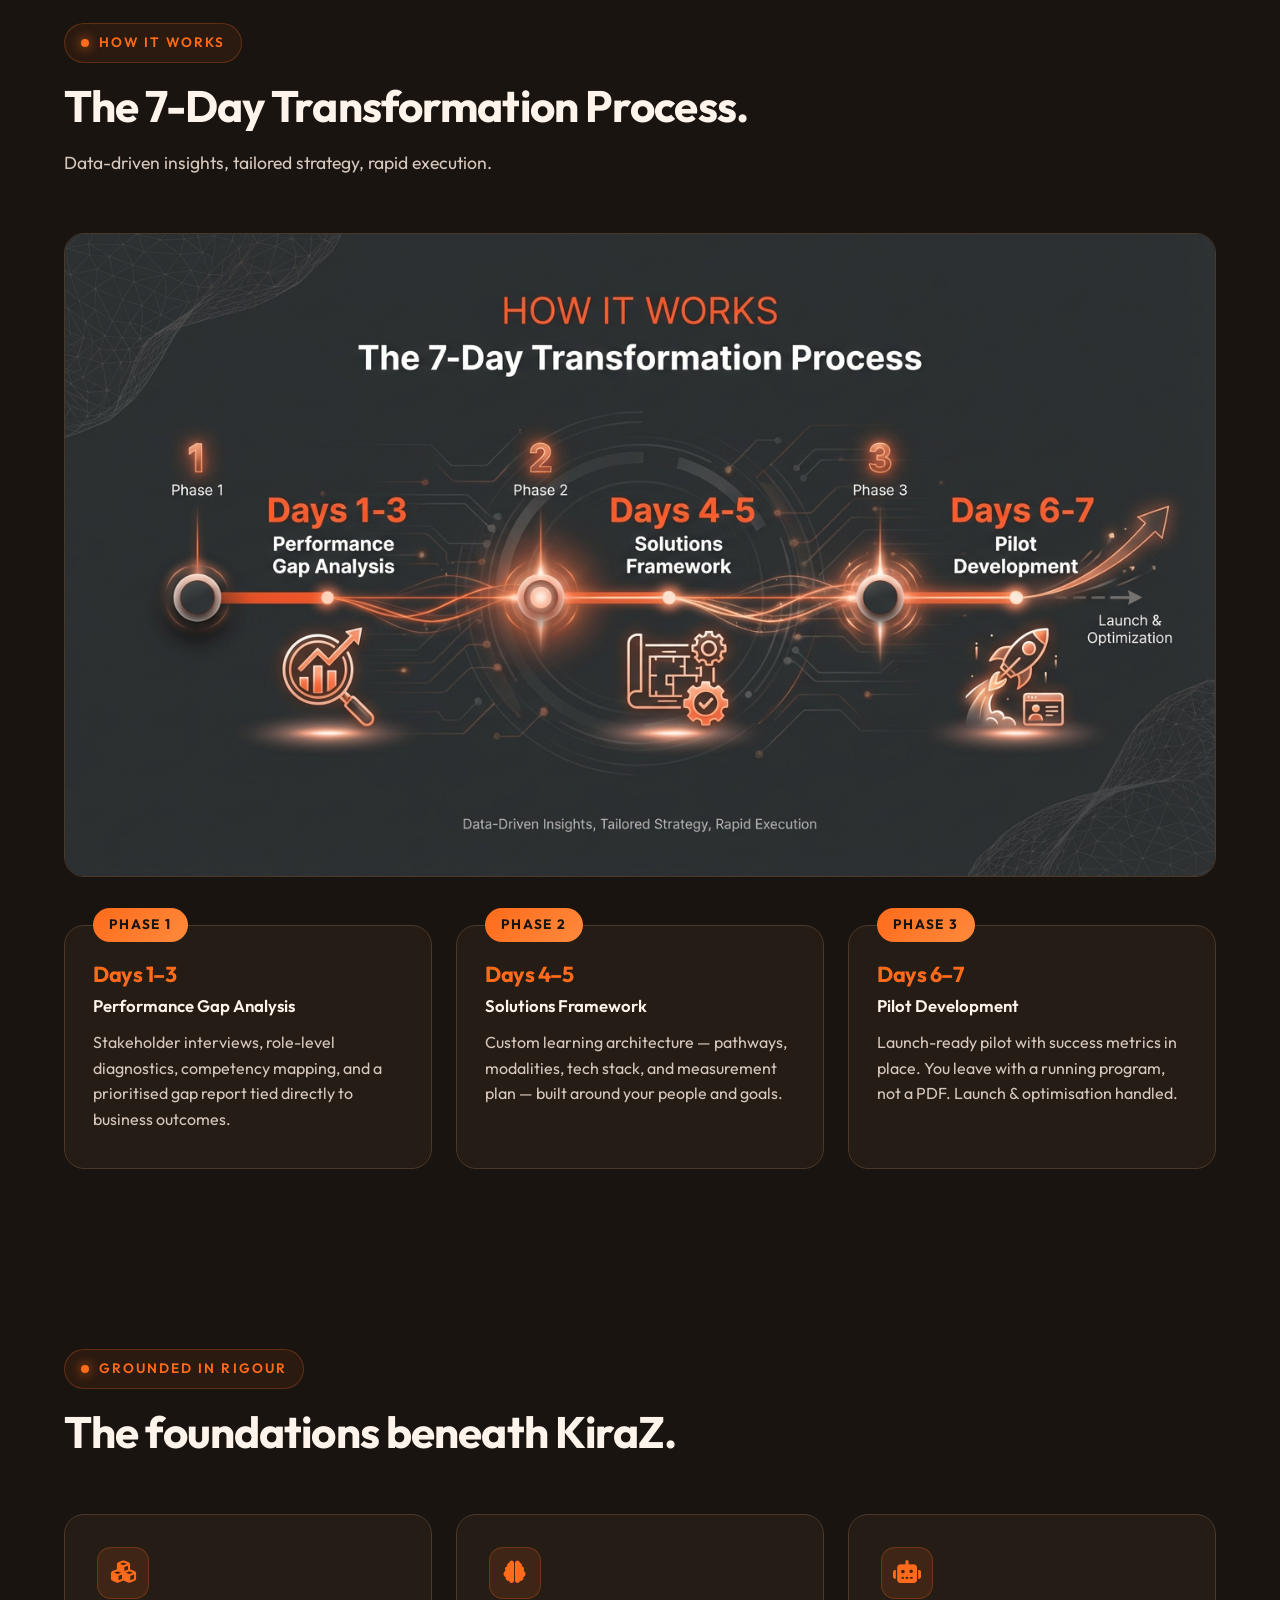
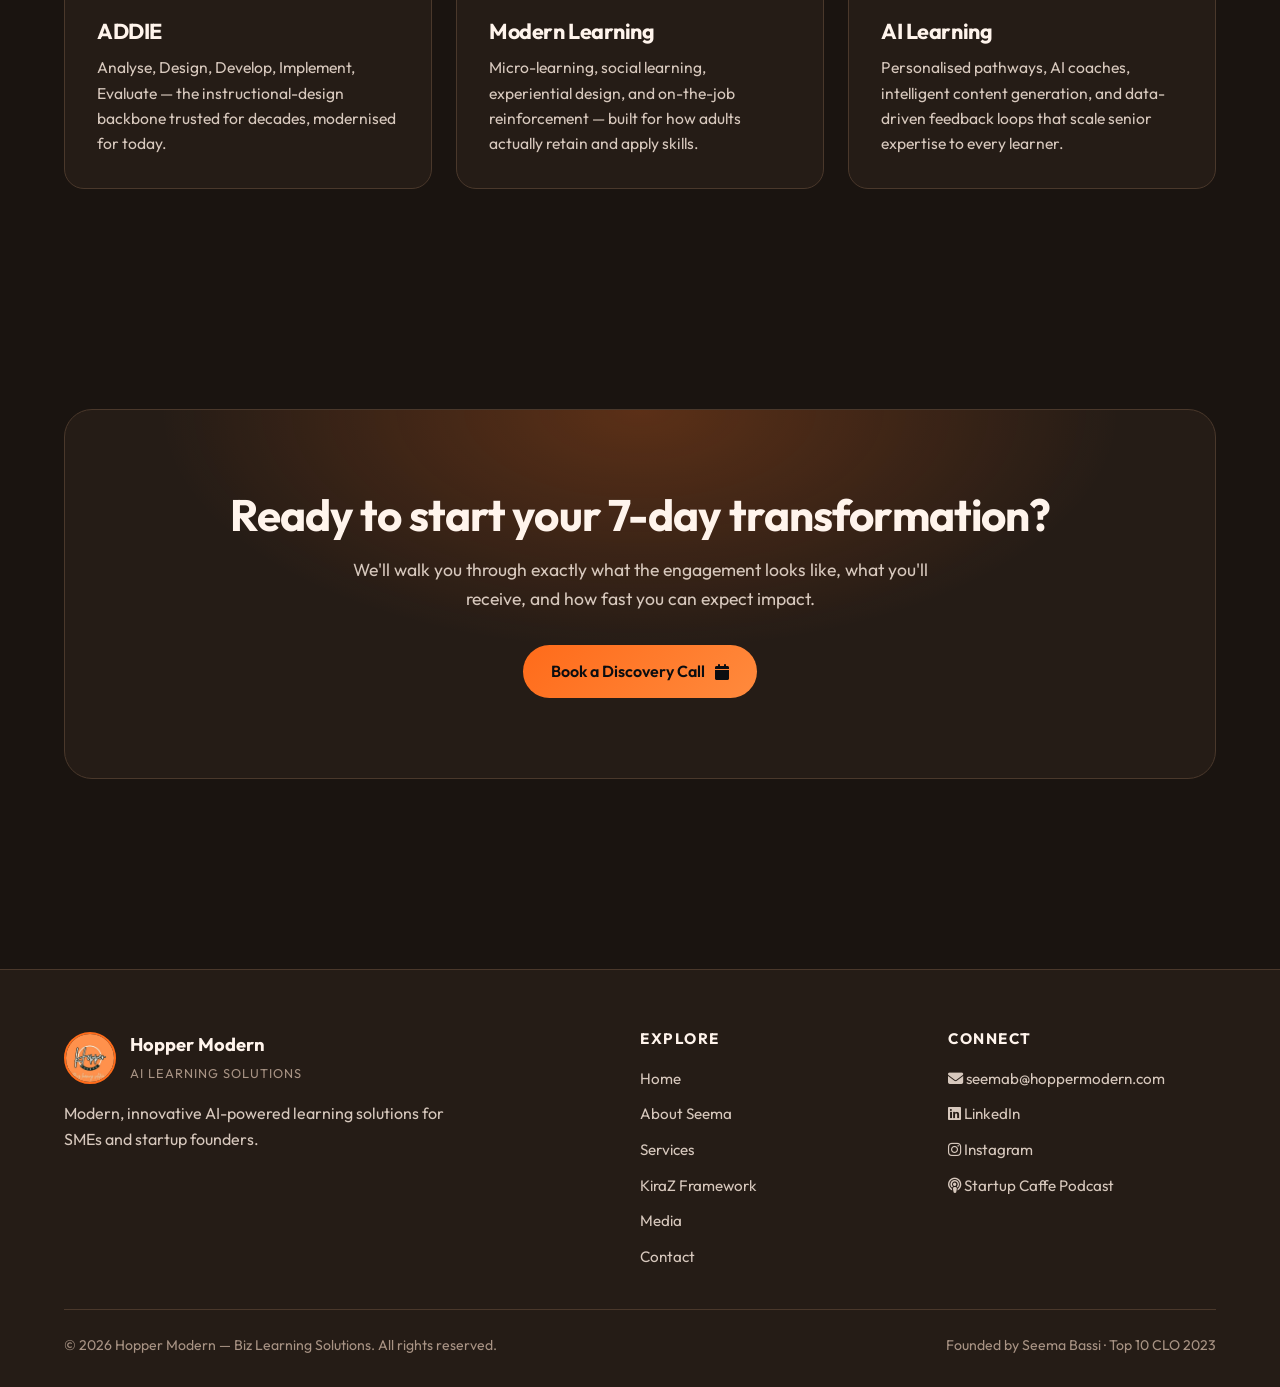
<file: hopper-modern-site/framework.html>
<!DOCTYPE html>
<html lang="en">
<head>
<meta charset="UTF-8" />
<meta name="viewport" content="width=device-width, initial-scale=1.0" />
<title>KiraZ™ Framework — Hopper Modern AI Learning Solutions</title>
<meta name="description" content="The KiraZ™ Framework — Hopper Modern's proprietary AI-driven learning transformation system. Five pillars: Knowledge Reality Mapping, Intelligence Layer, Role &amp; Work Redesign, Application Engine, Zero-Waste Learning ROI." />
<link rel="preconnect" href="https://fonts.googleapis.com">
<link rel="preconnect" href="https://fonts.gstatic.com" crossorigin>
<link href="https://fonts.googleapis.com/css2?family=Outfit:wght@300;400;500;600;700&display=swap" rel="stylesheet">
<link rel="stylesheet" href="https://cdnjs.cloudflare.com/ajax/libs/font-awesome/6.5.1/css/all.min.css" />
<link rel="stylesheet" href="css/style.css" />
<link rel="icon" type="image/jpeg" href="assets/logo.jpg" />
</head>
<body>

<nav class="nav">
  <div class="nav-inner">
    <a href="index.html" class="nav-brand">
      <img src="assets/logo.jpg" alt="Hopper Modern" />
      <span>Hopper Modern<small>AI Learning Solutions</small></span>
    </a>
    <button class="nav-toggle" aria-label="Menu"><i class="fa-solid fa-bars"></i></button>
    <ul class="nav-links">
      <li><a href="index.html">Home</a></li>
      <li><a href="about.html">About</a></li>
      <li><a href="services.html">Services</a></li>
      <li><a href="framework.html" class="active">KiraZ Framework</a></li>
      <li><a href="media.html">Media</a></li>
      <li><a href="contact.html" class="nav-cta">Book a Call</a></li>
    </ul>
  </div>
</nav>

<section class="hero" style="padding:60px 0 40px;">
  <div class="container reveal">
    <span class="eyebrow">The KiraZ Framework</span>
    <h1>A proven path to <span style="color:var(--orange)">L&amp;D transformation</span>—in days, not quarters.</h1>
    <p class="hero-lead">Built on ADDIE. Reshaped by modern learning principles. Accelerated with AI. The KiraZ framework compresses months of strategy work into a focused, decision-ready engagement.</p>
  </div>
</section>

<section class="section" style="padding-top:20px;">
  <div class="container">
    <div class="kiraz-hero reveal">
      <div>
        <span class="eyebrow">Why "KiraZ"</span>
        <h2>Five pillars. One AI-driven transformation engine.</h2>
        <p style="margin-top:16px;font-size:1.05rem;">KiraZ™ is the proprietary backbone of every Hopper Modern engagement — a structured, evidence-led, AI-native methodology that turns a missing or failing L&amp;D function into a profit-centre with measurable business impact.</p>
        <div class="letters">
          <div class="kira-letter">K</div>
          <div class="kira-letter">I</div>
          <div class="kira-letter">R</div>
          <div class="kira-letter">A</div>
          <div class="kira-letter">Z</div>
        </div>
        <p style="margin-top:20px;font-size:0.95rem;color:var(--text-muted);">Knowledge Reality Mapping · Intelligence Layer · Role &amp; Work Redesign · Application Engine · Zero-Waste Learning ROI</p>
      </div>
      <div class="kiraz-img">
        <img src="assets/kiraz-framework.png" alt="KiraZ Framework — AI-Driven Learning Transformation" />
      </div>
    </div>
  </div>
</section>

<!-- The 5 pillars -->
<section class="section">
  <div class="container">
    <div class="section-head reveal">
      <span class="eyebrow">The Five Pillars</span>
      <h2>What KiraZ stands for.</h2>
      <p>Each letter is a distinct capability stream — together they form a complete AI-driven learning transformation system.</p>
    </div>
    <div class="cards">
      <div class="card reveal">
        <div class="card-icon"><i class="fa-solid fa-magnifying-glass-chart"></i></div>
        <h3 style="color:var(--orange);">K · Knowledge Reality Mapping</h3>
        <p style="font-weight:600;color:var(--text);margin-bottom:8px;">Capability Gap Analysis</p>
        <p>We map the real-world gap between current capabilities and business goals — across roles, workflows, and individuals.</p>
      </div>
      <div class="card reveal">
        <div class="card-icon"><i class="fa-solid fa-microchip"></i></div>
        <h3 style="color:var(--orange);">I · Intelligence Layer</h3>
        <p style="font-weight:600;color:var(--text);margin-bottom:8px;">AI Integration · AI-Powered Learning Ecosystem</p>
        <p>An AI fabric layered over your learning stack — personalised pathways, intelligent coaches, and adaptive content at scale.</p>
      </div>
      <div class="card reveal">
        <div class="card-icon"><i class="fa-solid fa-people-arrows"></i></div>
        <h3 style="color:var(--orange);">R · Role &amp; Work Redesign</h3>
        <p style="font-weight:600;color:var(--text);margin-bottom:8px;">Workflow Transformation</p>
        <p>We don't just train people — we redesign how work flows, so newly built skills land directly inside daily execution.</p>
      </div>
      <div class="card reveal">
        <div class="card-icon"><i class="fa-solid fa-bolt"></i></div>
        <h3 style="color:var(--orange);">A · Application Engine</h3>
        <p style="font-weight:600;color:var(--text);margin-bottom:8px;">Learning to Performance</p>
        <p>The bridge between knowing and doing. On-the-job practice, coaching loops, and reinforcement that turn learning into outcomes.</p>
      </div>
      <div class="card reveal">
        <div class="card-icon"><i class="fa-solid fa-arrow-trend-up"></i></div>
        <h3 style="color:var(--orange);">Z · Zero-Waste Learning ROI</h3>
        <p style="font-weight:600;color:var(--text);margin-bottom:8px;">Impact Measurement</p>
        <p>Every rupee, hour and program tracked against business metrics. If it doesn't move the needle, it doesn't stay in the system.</p>
      </div>
      <div class="card reveal" style="background:linear-gradient(135deg,rgba(255,107,26,0.15),rgba(255,138,61,0.05));border-color:rgba(255,138,61,0.4);">
        <div class="card-icon"><i class="fa-solid fa-brain"></i></div>
        <h3 style="color:var(--orange);">Core · Business-Aligned Learning Transformation</h3>
        <p style="font-weight:600;color:var(--text);margin-bottom:8px;">The KiraZ Outcome</p>
        <p>Five pillars working together produce one thing: learning that's tied directly to business strategy, measurable, and AI-native by design.</p>
      </div>
    </div>
  </div>
</section>

<!-- The equation -->
<section class="section">
  <div class="container">
    <div class="section-head reveal">
      <span class="eyebrow">The equation</span>
      <h2>Gap Analysis + Solutions Framework = 5 Days to Transformation.</h2>
      <p>Backed by <strong style="color:var(--orange);">24/7 consultant availability</strong>. Always-on support means your team never waits for answers.</p>
    </div>

    <div class="cards">
      <div class="card reveal">
        <div class="card-icon"><i class="fa-solid fa-magnifying-glass-chart"></i></div>
        <h3>Performance Gap Analysis</h3>
        <p style="color:var(--orange);font-weight:600;margin-bottom:8px;">3 Days</p>
        <p>Deep-dive diagnostics across competencies, behaviours, tools, and culture. We surface the real reasons performance is lagging.</p>
      </div>
      <div class="card reveal">
        <div class="card-icon"><i class="fa-solid fa-diagram-project"></i></div>
        <h3>Solutions Framework</h3>
        <p style="color:var(--orange);font-weight:600;margin-bottom:8px;">2 Days</p>
        <p>A custom learning architecture — blended, AI-augmented, tied to business outcomes — designed to close every gap we surfaced.</p>
      </div>
      <div class="card reveal">
        <div class="card-icon"><i class="fa-solid fa-rocket"></i></div>
        <h3>5 Days to Transformation</h3>
        <p style="color:var(--orange);font-weight:600;margin-bottom:8px;">Launch</p>
        <p>You walk away with a decision-ready strategy, a pilot plan, and a clear roadmap. All delivered by a Fortune 500 CLO.</p>
      </div>
    </div>
  </div>
</section>

<!-- 7-day process image + details -->
<section class="section">
  <div class="container">
    <div class="section-head reveal">
      <span class="eyebrow">How it works</span>
      <h2>The 7-Day Transformation Process.</h2>
      <p>Data-driven insights, tailored strategy, rapid execution.</p>
    </div>

    <div class="feature-img reveal" style="margin-bottom:48px;">
      <img src="assets/transformation.png" alt="The 7-Day Transformation Process" />
    </div>

    <div class="process">
      <div class="process-step reveal">
        <span class="step-num">PHASE 1</span>
        <h3>Days 1–3</h3>
        <div class="step-title">Performance Gap Analysis</div>
        <p>Stakeholder interviews, role-level diagnostics, competency mapping, and a prioritised gap report tied directly to business outcomes.</p>
      </div>
      <div class="process-step reveal">
        <span class="step-num">PHASE 2</span>
        <h3>Days 4–5</h3>
        <div class="step-title">Solutions Framework</div>
        <p>Custom learning architecture — pathways, modalities, tech stack, and measurement plan — built around your people and goals.</p>
      </div>
      <div class="process-step reveal">
        <span class="step-num">PHASE 3</span>
        <h3>Days 6–7</h3>
        <div class="step-title">Pilot Development</div>
        <p>Launch-ready pilot with success metrics in place. You leave with a running program, not a PDF. Launch &amp; optimisation handled.</p>
      </div>
    </div>
  </div>
</section>

<!-- Foundations -->
<section class="section">
  <div class="container">
    <div class="section-head reveal">
      <span class="eyebrow">Grounded in rigour</span>
      <h2>The foundations beneath KiraZ.</h2>
    </div>
    <div class="cards">
      <div class="card reveal">
        <div class="card-icon"><i class="fa-solid fa-cubes"></i></div>
        <h3>ADDIE</h3>
        <p>Analyse, Design, Develop, Implement, Evaluate — the instructional-design backbone trusted for decades, modernised for today.</p>
      </div>
      <div class="card reveal">
        <div class="card-icon"><i class="fa-solid fa-brain"></i></div>
        <h3>Modern Learning</h3>
        <p>Micro-learning, social learning, experiential design, and on-the-job reinforcement — built for how adults actually retain and apply skills.</p>
      </div>
      <div class="card reveal">
        <div class="card-icon"><i class="fa-solid fa-robot"></i></div>
        <h3>AI Learning</h3>
        <p>Personalised pathways, AI coaches, intelligent content generation, and data-driven feedback loops that scale senior expertise to every learner.</p>
      </div>
    </div>
  </div>
</section>

<section class="section">
  <div class="container">
    <div class="cta-band reveal">
      <h2>Ready to start your 7-day transformation?</h2>
      <p>We'll walk you through exactly what the engagement looks like, what you'll receive, and how fast you can expect impact.</p>
      <a href="contact.html" class="btn btn-primary">Book a Discovery Call <i class="fa-solid fa-calendar"></i></a>
    </div>
  </div>
</section>

<footer class="footer">
  <div class="container">
    <div class="footer-grid">
      <div>
        <div class="footer-brand">
          <img src="assets/logo.jpg" alt="Hopper Modern" />
          <div><strong>Hopper Modern</strong><small>AI LEARNING SOLUTIONS</small></div>
        </div>
        <p style="max-width:380px;">Modern, innovative AI-powered learning solutions for SMEs and startup founders.</p>
      </div>
      <div>
        <h4>Explore</h4>
        <ul>
          <li><a href="index.html">Home</a></li>
          <li><a href="about.html">About Seema</a></li>
          <li><a href="services.html">Services</a></li>
          <li><a href="framework.html">KiraZ Framework</a></li>
          <li><a href="media.html">Media</a></li>
          <li><a href="contact.html">Contact</a></li>
        </ul>
      </div>
      <div>
        <h4>Connect</h4>
        <ul>
          <li><a href="mailto:seemab@hoppermodern.com"><i class="fa-solid fa-envelope"></i> seemab@hoppermodern.com</a></li>
          <li><a href="https://www.linkedin.com/in/seemabassi-hopper" target="_blank" rel="noopener"><i class="fa-brands fa-linkedin"></i> LinkedIn</a></li>
          <li><a href="https://www.instagram.com/seemabassi999" target="_blank" rel="noopener"><i class="fa-brands fa-instagram"></i> Instagram</a></li>
          <li><a href="https://www.youtube.com/watch?v=rA6uM09-IKk" target="_blank" rel="noopener"><i class="fa-solid fa-podcast"></i> Startup Caffe Podcast</a></li>
        </ul>
      </div>
    </div>
    <div class="footer-bottom">
      <span>&copy; <span id="year"></span> Hopper Modern — Biz Learning Solutions. All rights reserved.</span>
      <span>Founded by Seema Bassi · Top 10 CLO 2023</span>
    </div>
  </div>
</footer>
<script src="js/main.js"></script>
</body>
</html>
</file>
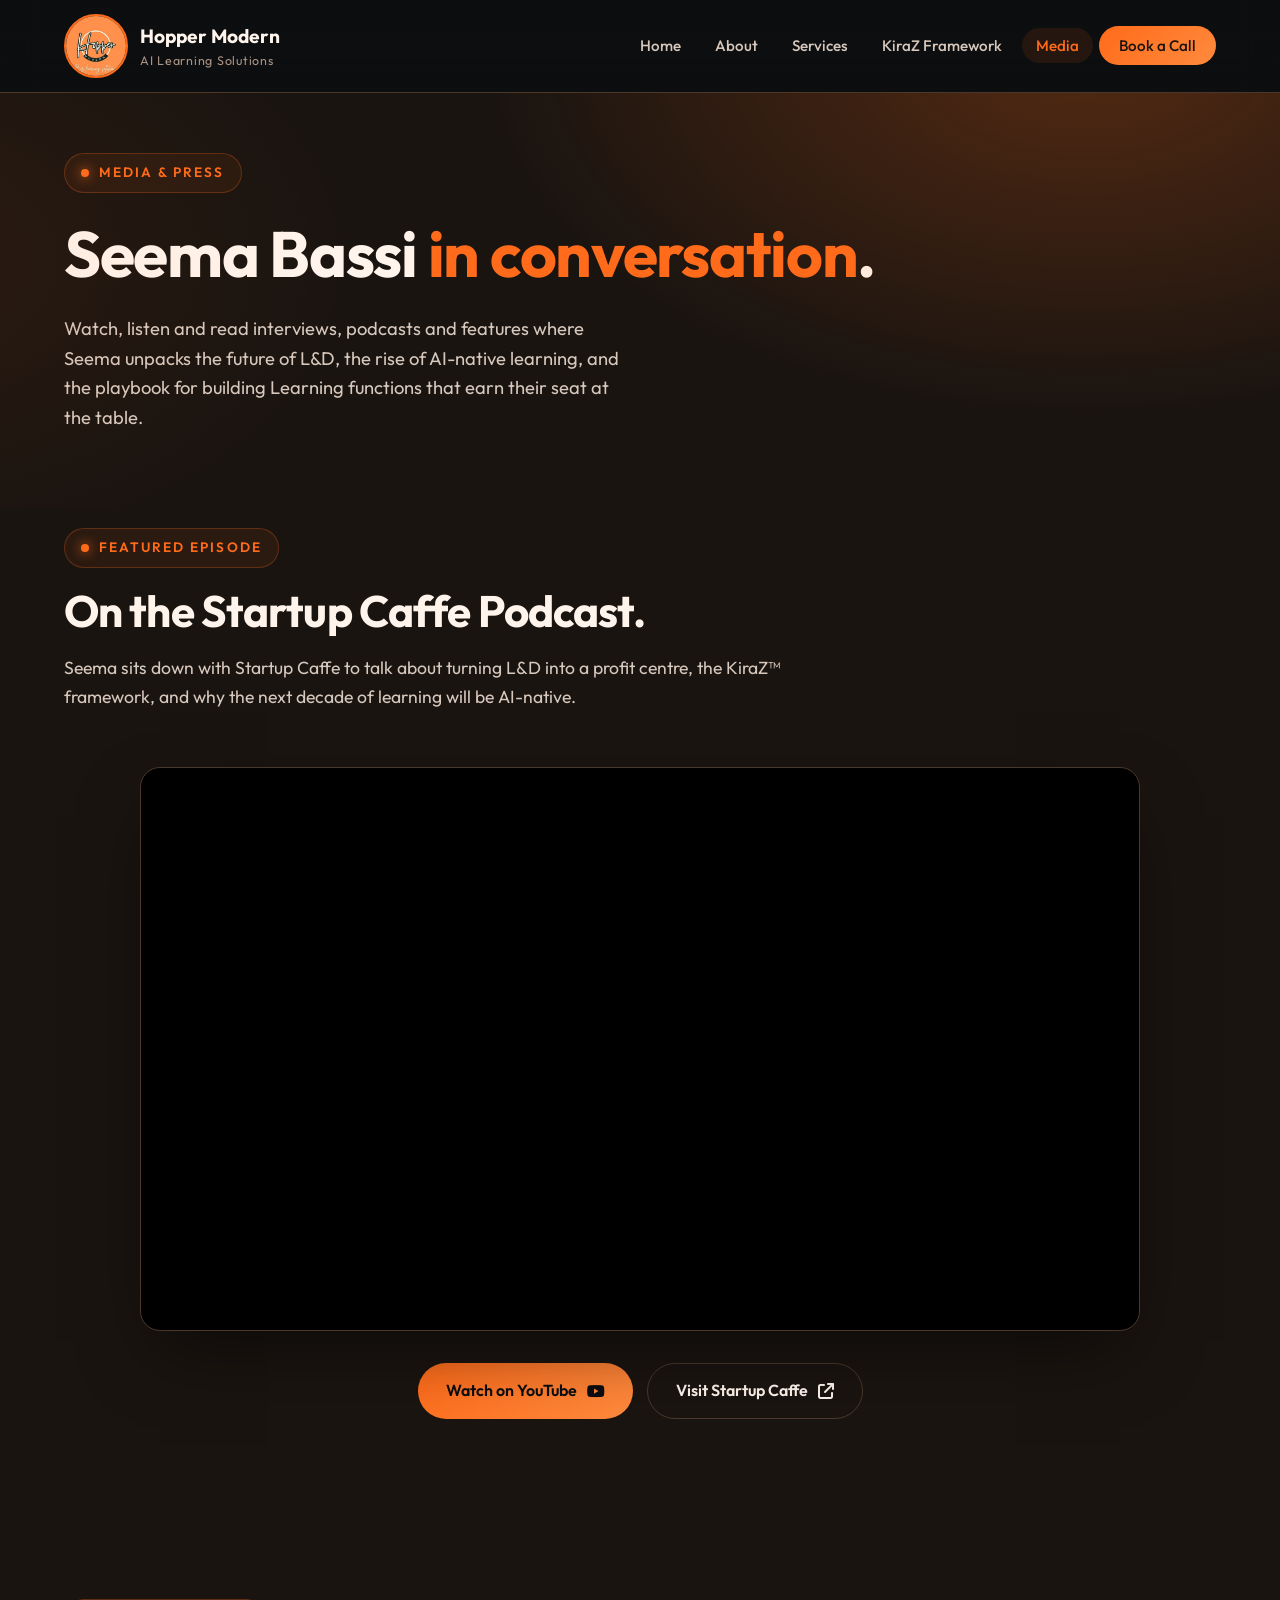
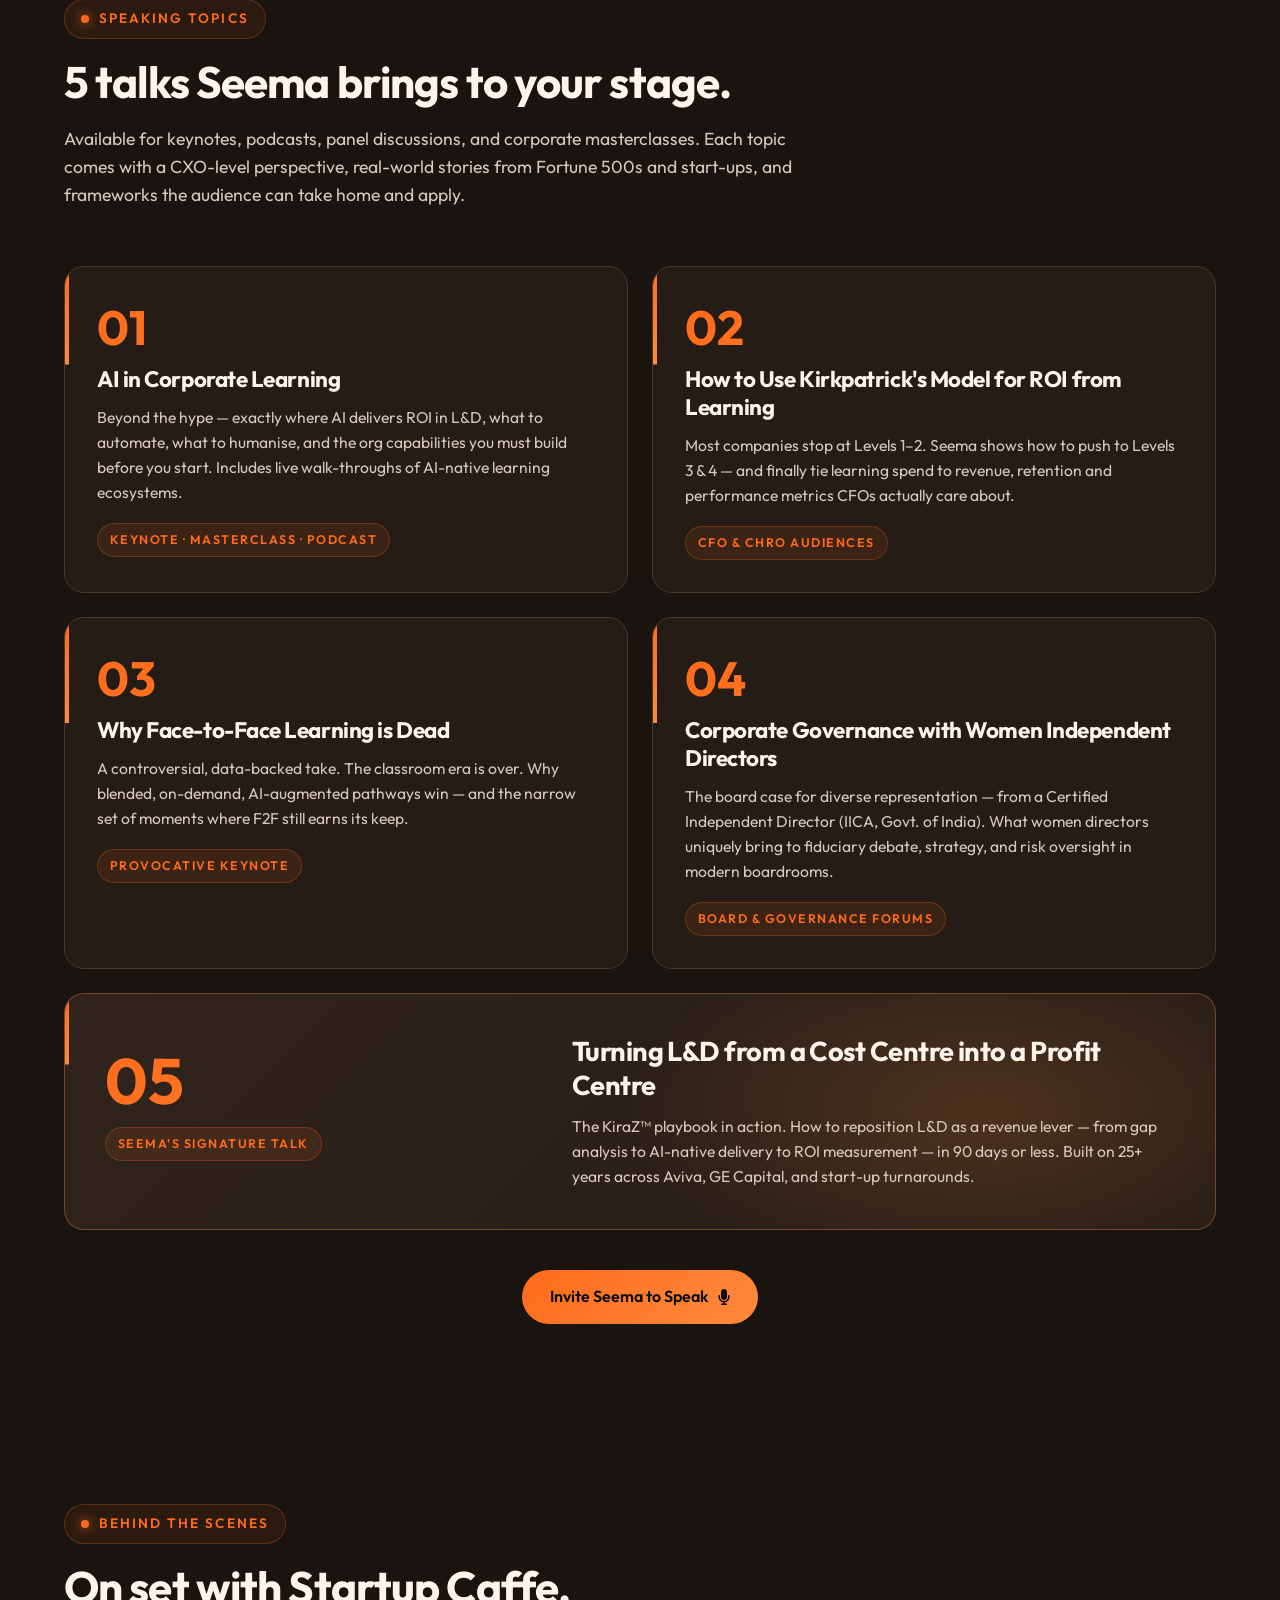
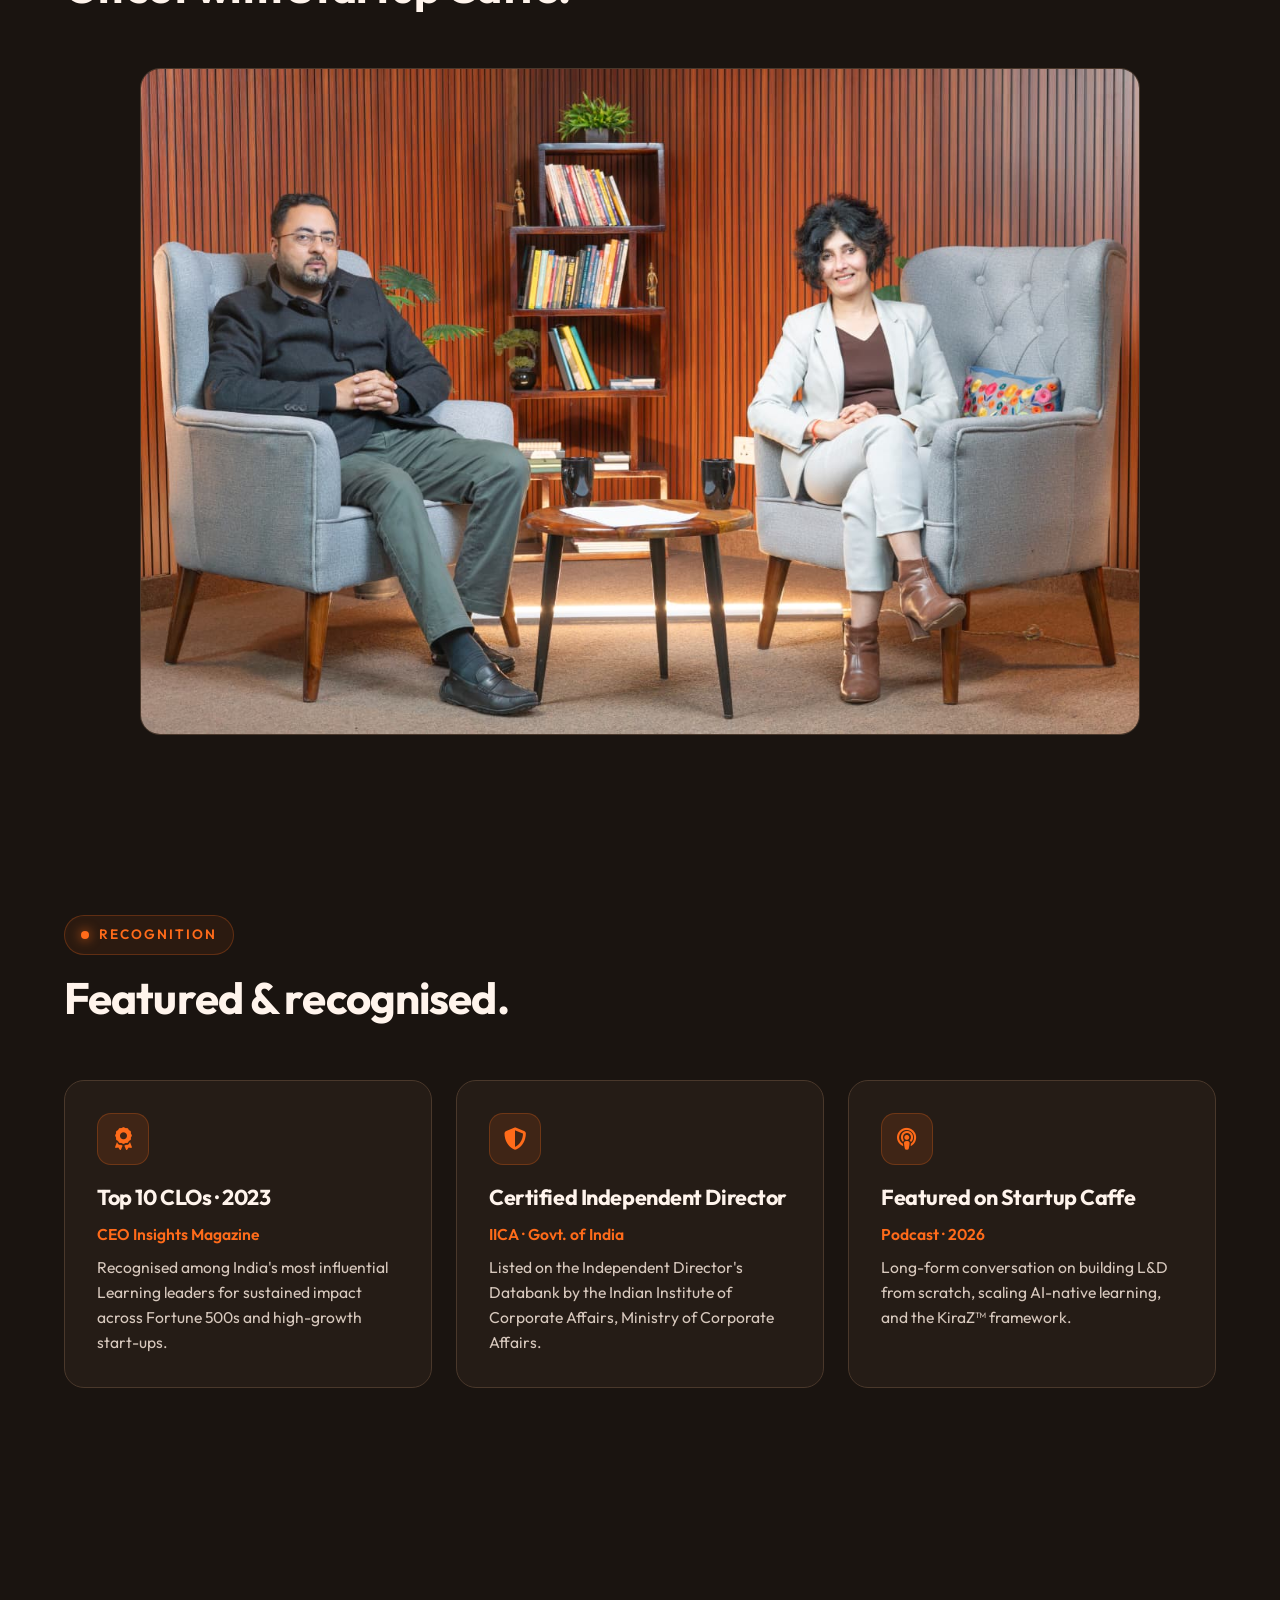
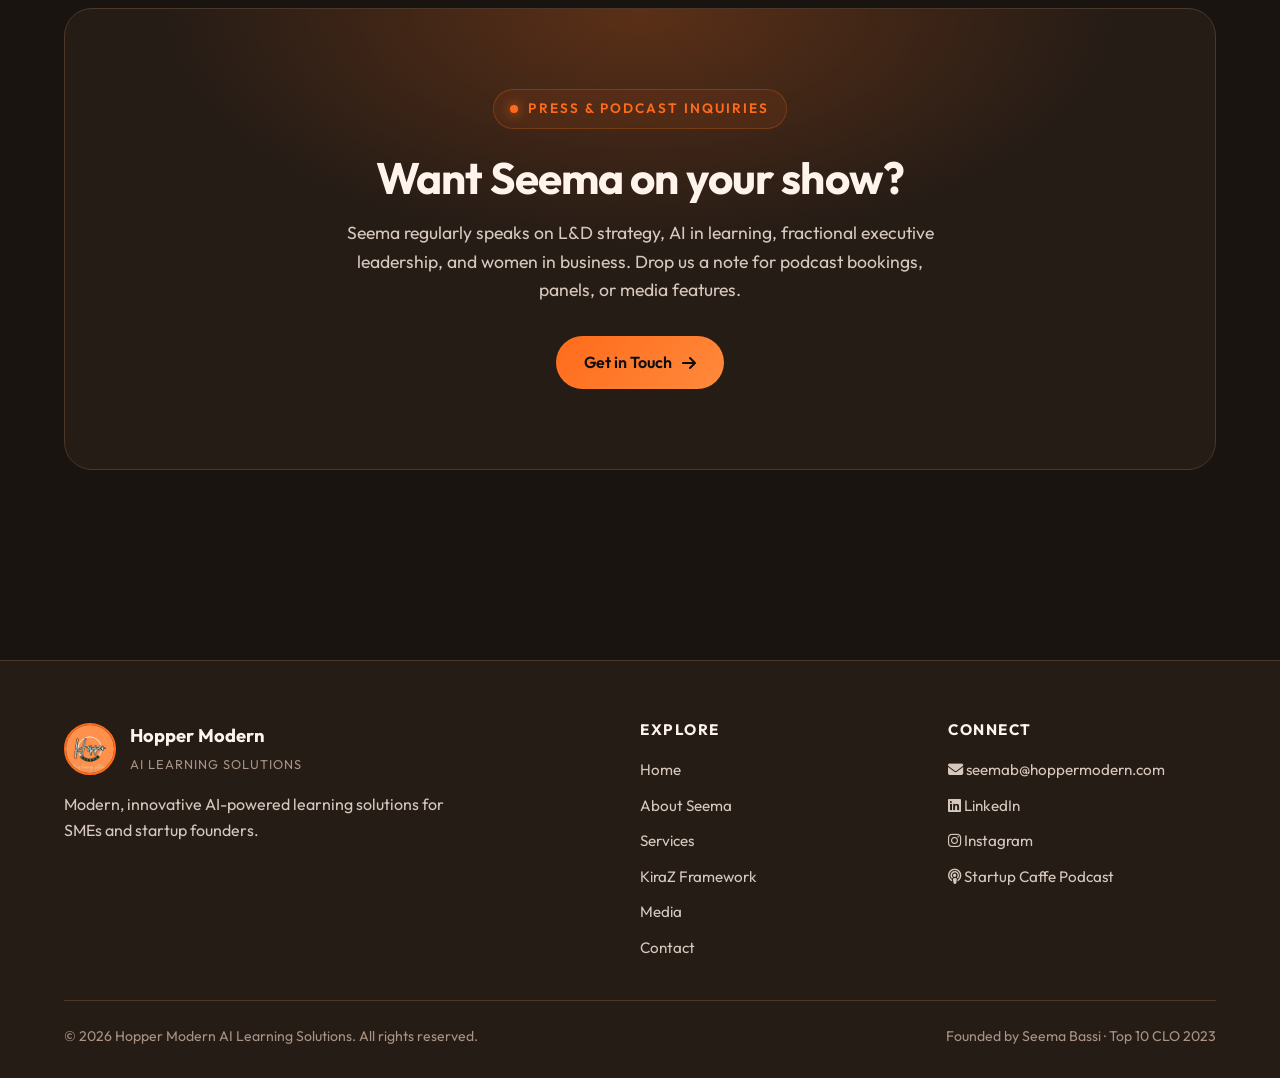
<file: hopper-modern-site/media.html>
<!DOCTYPE html>
<html lang="en">
<head>
<meta charset="UTF-8" />
<meta name="viewport" content="width=device-width, initial-scale=1.0" />
<title>Media — Hopper Modern AI Learning Solutions | Seema Bassi on Startup Caffe</title>
<meta name="description" content="Watch Seema Bassi, founder of Hopper Modern AI Learning Solutions, on the Startup Caffe Podcast — discussing Fractional CLO services, AI learning, and the KiraZ™ framework." />
<link rel="preconnect" href="https://fonts.googleapis.com">
<link rel="preconnect" href="https://fonts.gstatic.com" crossorigin>
<link href="https://fonts.googleapis.com/css2?family=Outfit:wght@300;400;500;600;700&display=swap" rel="stylesheet">
<link rel="stylesheet" href="https://cdnjs.cloudflare.com/ajax/libs/font-awesome/6.5.1/css/all.min.css" />
<link rel="stylesheet" href="css/style.css" />
<link rel="icon" type="image/jpeg" href="assets/logo.jpg" />
</head>
<body>

<nav class="nav">
  <div class="nav-inner">
    <a href="index.html" class="nav-brand">
      <img src="assets/logo.jpg" alt="Hopper Modern" />
      <span>Hopper Modern<small>AI Learning Solutions</small></span>
    </a>
    <button class="nav-toggle" aria-label="Menu"><i class="fa-solid fa-bars"></i></button>
    <ul class="nav-links">
      <li><a href="index.html">Home</a></li>
      <li><a href="about.html">About</a></li>
      <li><a href="services.html">Services</a></li>
      <li><a href="framework.html">KiraZ Framework</a></li>
      <li><a href="media.html" class="active">Media</a></li>
      <li><a href="contact.html" class="nav-cta">Book a Call</a></li>
    </ul>
  </div>
</nav>

<section class="hero" style="padding:60px 0 40px;">
  <div class="container reveal">
    <span class="eyebrow">Media &amp; Press</span>
    <h1>Seema Bassi <span style="color:var(--orange)">in conversation</span>.</h1>
    <p class="hero-lead">Watch, listen and read interviews, podcasts and features where Seema unpacks the future of L&amp;D, the rise of AI-native learning, and the playbook for building Learning functions that earn their seat at the table.</p>
  </div>
</section>

<!-- Featured podcast -->
<section class="section" style="padding-top:20px;">
  <div class="container">
    <div class="section-head reveal">
      <span class="eyebrow">Featured episode</span>
      <h2>On the Startup Caffe Podcast.</h2>
      <p>Seema sits down with Startup Caffe to talk about turning L&amp;D into a profit centre, the KiraZ™ framework, and why the next decade of learning will be AI-native.</p>
    </div>

    <div class="reveal" style="max-width:1000px;margin:0 auto;">
      <div class="video-wrap">
        <iframe
          src="https://www.youtube.com/embed/rA6uM09-IKk"
          title="Seema Bassi on Startup Caffe Podcast"
          allow="accelerometer; autoplay; clipboard-write; encrypted-media; gyroscope; picture-in-picture; web-share"
          referrerpolicy="strict-origin-when-cross-origin"
          allowfullscreen></iframe>
      </div>

      <div style="display:flex;gap:14px;flex-wrap:wrap;justify-content:center;margin-top:32px;">
        <a href="https://www.youtube.com/watch?v=rA6uM09-IKk" target="_blank" rel="noopener" class="btn btn-primary">
          Watch on YouTube <i class="fa-brands fa-youtube"></i>
        </a>
        <a href="https://www.startupcaffe.com" target="_blank" rel="noopener" class="btn btn-ghost">
          Visit Startup Caffe <i class="fa-solid fa-arrow-up-right-from-square"></i>
        </a>
      </div>
    </div>
  </div>
</section>

<!-- Speaking topics -->
<section class="section">
  <div class="container">
    <div class="section-head reveal">
      <span class="eyebrow">Speaking topics</span>
      <h2>5 talks Seema brings to your stage.</h2>
      <p>Available for keynotes, podcasts, panel discussions, and corporate masterclasses. Each topic comes with a CXO-level perspective, real-world stories from Fortune 500s and start-ups, and frameworks the audience can take home and apply.</p>
    </div>

    <div class="topics-grid">

      <div class="topic-card reveal">
        <div class="topic-num">01</div>
        <h3>AI in Corporate Learning</h3>
        <p>Beyond the hype — exactly where AI delivers ROI in L&amp;D, what to automate, what to humanise, and the org capabilities you must build before you start. Includes live walk-throughs of AI-native learning ecosystems.</p>
        <span class="topic-tag">Keynote · Masterclass · Podcast</span>
      </div>

      <div class="topic-card reveal">
        <div class="topic-num">02</div>
        <h3>How to Use Kirkpatrick's Model for ROI from Learning</h3>
        <p>Most companies stop at Levels 1–2. Seema shows how to push to Levels 3 &amp; 4 — and finally tie learning spend to revenue, retention and performance metrics CFOs actually care about.</p>
        <span class="topic-tag">CFO &amp; CHRO Audiences</span>
      </div>

      <div class="topic-card reveal">
        <div class="topic-num">03</div>
        <h3>Why Face-to-Face Learning is Dead</h3>
        <p>A controversial, data-backed take. The classroom era is over. Why blended, on-demand, AI-augmented pathways win — and the narrow set of moments where F2F still earns its keep.</p>
        <span class="topic-tag">Provocative Keynote</span>
      </div>

      <div class="topic-card reveal">
        <div class="topic-num">04</div>
        <h3>Corporate Governance with Women Independent Directors</h3>
        <p>The board case for diverse representation — from a Certified Independent Director (IICA, Govt. of India). What women directors uniquely bring to fiduciary debate, strategy, and risk oversight in modern boardrooms.</p>
        <span class="topic-tag">Board &amp; Governance Forums</span>
      </div>

      <div class="topic-card topic-signature reveal">
        <div>
          <div class="topic-num">05</div>
          <span class="topic-tag" style="margin-top:0;margin-bottom:14px;">Seema's signature talk</span>
        </div>
        <div>
          <h3>Turning L&amp;D from a Cost Centre into a Profit Centre</h3>
          <p>The KiraZ™ playbook in action. How to reposition L&amp;D as a revenue lever — from gap analysis to AI-native delivery to ROI measurement — in 90 days or less. Built on 25+ years across Aviva, GE Capital, and start-up turnarounds.</p>
        </div>
      </div>

    </div>

    <div style="text-align:center;margin-top:40px;" class="reveal">
      <a href="contact.html" class="btn btn-primary">Invite Seema to Speak <i class="fa-solid fa-microphone"></i></a>
    </div>
  </div>
</section>

<!-- Behind the scenes -->
<section class="section">
  <div class="container">
    <div class="section-head reveal">
      <span class="eyebrow">Behind the scenes</span>
      <h2>On set with Startup Caffe.</h2>
    </div>
    <div class="feature-img reveal" style="max-width:1000px;margin:0 auto;">
      <img src="assets/podcast.jpg" alt="Seema Bassi on the Startup Caffe podcast set" />
    </div>
  </div>
</section>

<!-- Recognition -->
<section class="section">
  <div class="container">
    <div class="section-head reveal">
      <span class="eyebrow">Recognition</span>
      <h2>Featured &amp; recognised.</h2>
    </div>
    <div class="cards">
      <div class="card reveal">
        <div class="card-icon"><i class="fa-solid fa-award"></i></div>
        <h3>Top 10 CLOs · 2023</h3>
        <p style="color:var(--orange);font-weight:600;margin-bottom:8px;">CEO Insights Magazine</p>
        <p>Recognised among India's most influential Learning leaders for sustained impact across Fortune 500s and high-growth start-ups.</p>
      </div>
      <div class="card reveal">
        <div class="card-icon"><i class="fa-solid fa-shield-halved"></i></div>
        <h3>Certified Independent Director</h3>
        <p style="color:var(--orange);font-weight:600;margin-bottom:8px;">IICA · Govt. of India</p>
        <p>Listed on the Independent Director's Databank by the Indian Institute of Corporate Affairs, Ministry of Corporate Affairs.</p>
      </div>
      <div class="card reveal">
        <div class="card-icon"><i class="fa-solid fa-podcast"></i></div>
        <h3>Featured on Startup Caffe</h3>
        <p style="color:var(--orange);font-weight:600;margin-bottom:8px;">Podcast · 2026</p>
        <p>Long-form conversation on building L&amp;D from scratch, scaling AI-native learning, and the KiraZ™ framework.</p>
      </div>
    </div>
  </div>
</section>

<!-- Press inquiry CTA -->
<section class="section">
  <div class="container">
    <div class="cta-band reveal">
      <span class="eyebrow">Press &amp; podcast inquiries</span>
      <h2>Want Seema on your show?</h2>
      <p>Seema regularly speaks on L&amp;D strategy, AI in learning, fractional executive leadership, and women in business. Drop us a note for podcast bookings, panels, or media features.</p>
      <a href="contact.html" class="btn btn-primary">Get in Touch <i class="fa-solid fa-arrow-right"></i></a>
    </div>
  </div>
</section>

<footer class="footer">
  <div class="container">
    <div class="footer-grid">
      <div>
        <div class="footer-brand">
          <img src="assets/logo.jpg" alt="Hopper Modern" />
          <div><strong>Hopper Modern</strong><small>AI LEARNING SOLUTIONS</small></div>
        </div>
        <p style="max-width:380px;">Modern, innovative AI-powered learning solutions for SMEs and startup founders.</p>
      </div>
      <div>
        <h4>Explore</h4>
        <ul>
          <li><a href="index.html">Home</a></li>
          <li><a href="about.html">About Seema</a></li>
          <li><a href="services.html">Services</a></li>
          <li><a href="framework.html">KiraZ Framework</a></li>
          <li><a href="media.html">Media</a></li>
          <li><a href="contact.html">Contact</a></li>
        </ul>
      </div>
      <div>
        <h4>Connect</h4>
        <ul>
          <li><a href="mailto:seemab@hoppermodern.com"><i class="fa-solid fa-envelope"></i> seemab@hoppermodern.com</a></li>
          <li><a href="https://www.linkedin.com/in/seemabassi-hopper" target="_blank" rel="noopener"><i class="fa-brands fa-linkedin"></i> LinkedIn</a></li>
          <li><a href="https://www.instagram.com/seemabassi999" target="_blank" rel="noopener"><i class="fa-brands fa-instagram"></i> Instagram</a></li>
          <li><a href="https://www.youtube.com/watch?v=rA6uM09-IKk" target="_blank" rel="noopener"><i class="fa-solid fa-podcast"></i> Startup Caffe Podcast</a></li>
        </ul>
      </div>
    </div>
    <div class="footer-bottom">
      <span>&copy; <span id="year"></span> Hopper Modern AI Learning Solutions. All rights reserved.</span>
      <span>Founded by Seema Bassi · Top 10 CLO 2023</span>
    </div>
  </div>
</footer>
<script src="js/main.js"></script>
</body>
</html>
</file>
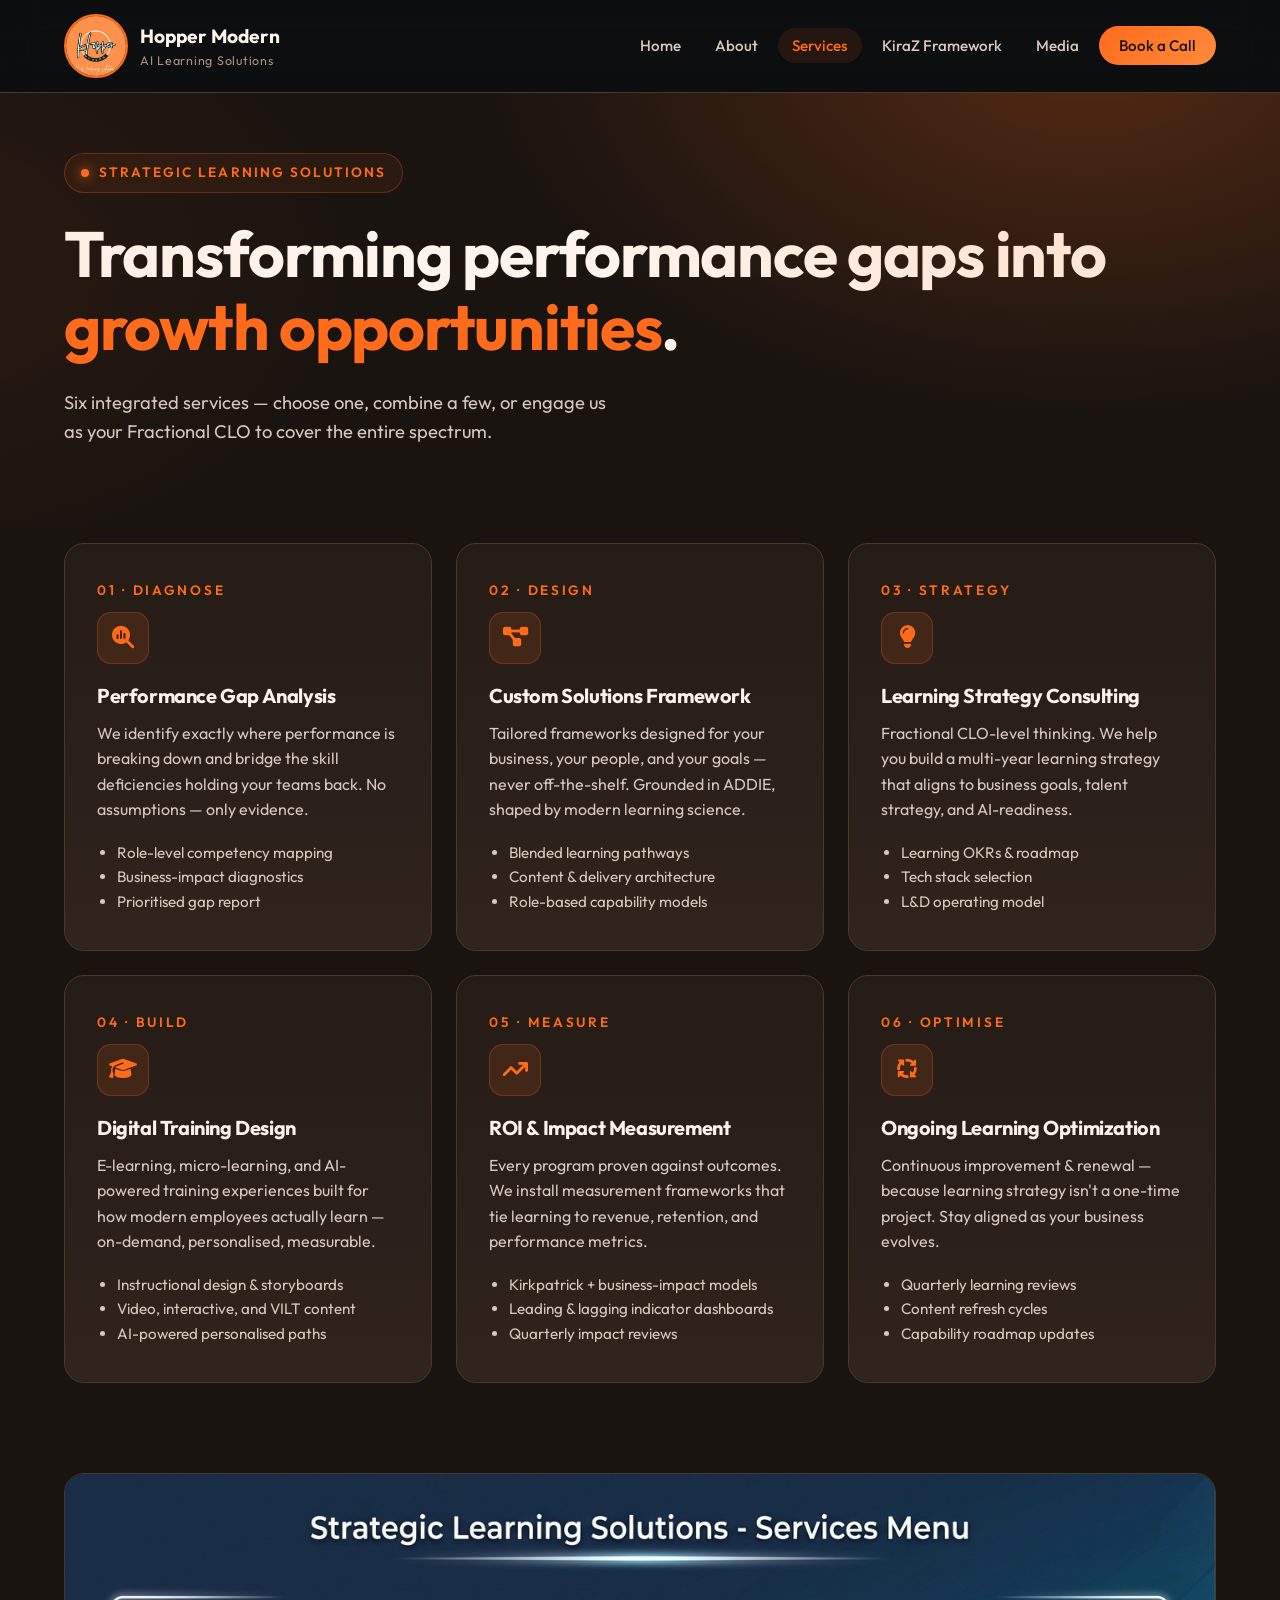
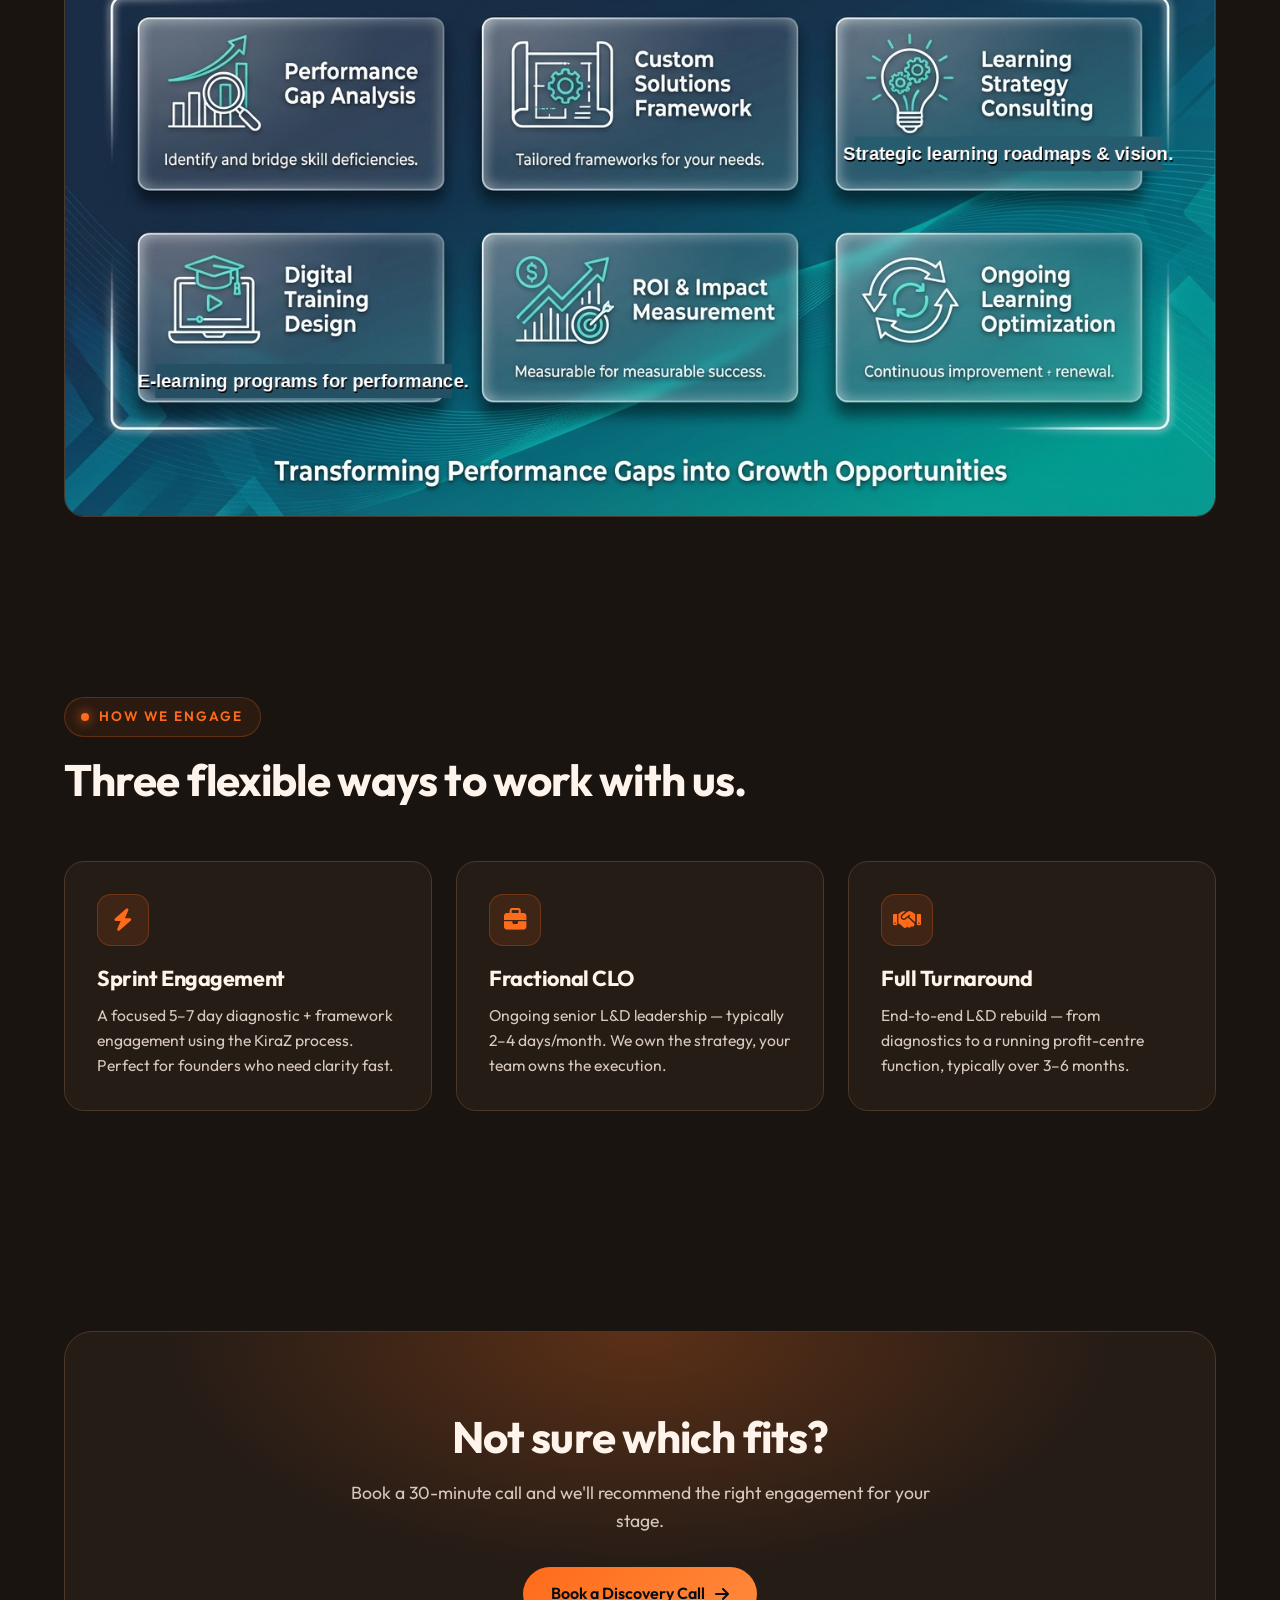
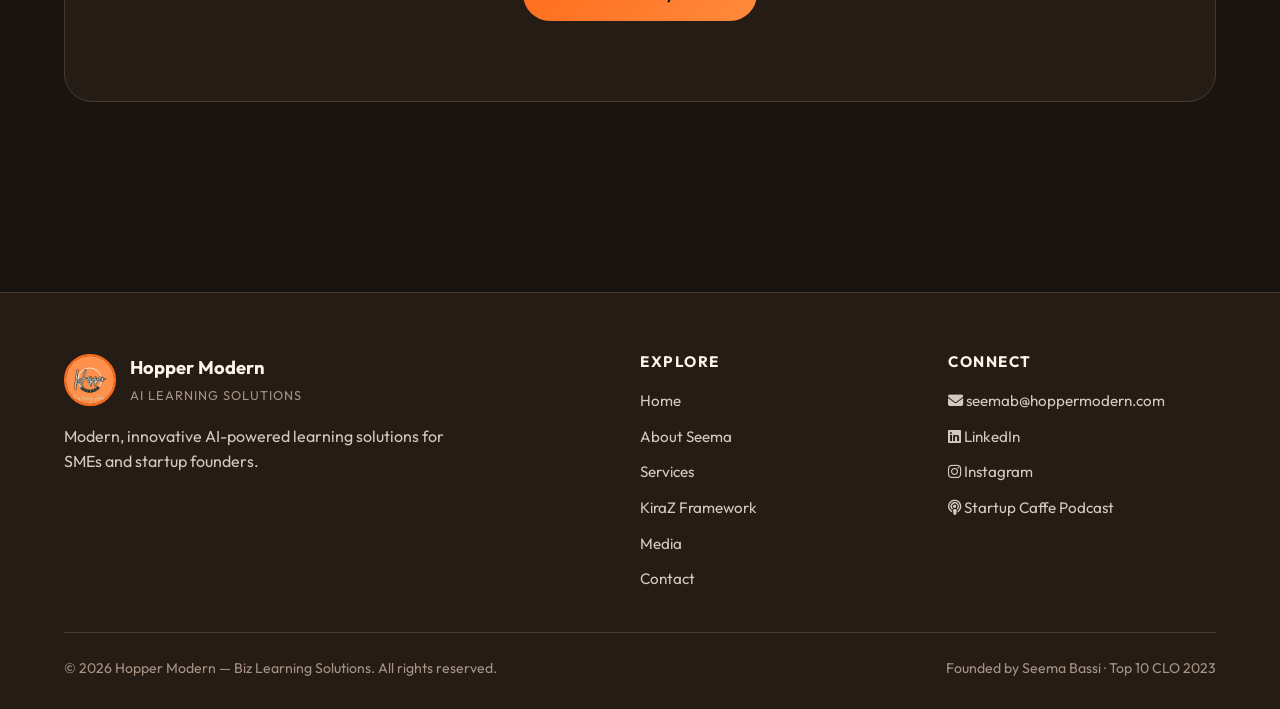
<file: hopper-modern-site/services.html>
<!DOCTYPE html>
<html lang="en">
<head>
<meta charset="UTF-8" />
<meta name="viewport" content="width=device-width, initial-scale=1.0" />
<title>Services — Hopper Modern | Strategic Learning Solutions</title>
<meta name="description" content="Six strategic L&D services by Hopper Modern — Performance Gap Analysis, Custom Solutions Framework, Learning Strategy Consulting, Digital Training Design, ROI & Impact Measurement, Ongoing Learning Optimization." />
<link rel="preconnect" href="https://fonts.googleapis.com">
<link rel="preconnect" href="https://fonts.gstatic.com" crossorigin>
<link href="https://fonts.googleapis.com/css2?family=Outfit:wght@300;400;500;600;700&display=swap" rel="stylesheet">
<link rel="stylesheet" href="https://cdnjs.cloudflare.com/ajax/libs/font-awesome/6.5.1/css/all.min.css" />
<link rel="stylesheet" href="css/style.css" />
<link rel="icon" type="image/jpeg" href="assets/logo.jpg" />
</head>
<body>

<nav class="nav">
  <div class="nav-inner">
    <a href="index.html" class="nav-brand">
      <img src="assets/logo.jpg" alt="Hopper Modern" />
      <span>Hopper Modern<small>AI Learning Solutions</small></span>
    </a>
    <button class="nav-toggle" aria-label="Menu"><i class="fa-solid fa-bars"></i></button>
    <ul class="nav-links">
      <li><a href="index.html">Home</a></li>
      <li><a href="about.html">About</a></li>
      <li><a href="services.html" class="active">Services</a></li>
      <li><a href="framework.html">KiraZ Framework</a></li>
      <li><a href="media.html">Media</a></li>
      <li><a href="contact.html" class="nav-cta">Book a Call</a></li>
    </ul>
  </div>
</nav>

<section class="hero" style="padding:60px 0 40px;">
  <div class="container reveal">
    <span class="eyebrow">Strategic Learning Solutions</span>
    <h1>Transforming performance gaps into <span style="color:var(--orange)">growth opportunities</span>.</h1>
    <p class="hero-lead">Six integrated services — choose one, combine a few, or engage us as your Fractional CLO to cover the entire spectrum.</p>
  </div>
</section>

<section class="section" style="padding-top:20px;">
  <div class="container">
    <div class="cards">

      <div class="service-card reveal">
        <div class="service-num">01 · DIAGNOSE</div>
        <div class="card-icon"><i class="fa-solid fa-magnifying-glass-chart"></i></div>
        <h3>Performance Gap Analysis</h3>
        <p>We identify exactly where performance is breaking down and bridge the skill deficiencies holding your teams back. No assumptions — only evidence.</p>
        <ul style="margin-top:18px;color:var(--text-dim);padding-left:20px;font-size:0.95rem;">
          <li>Role-level competency mapping</li>
          <li>Business-impact diagnostics</li>
          <li>Prioritised gap report</li>
        </ul>
      </div>

      <div class="service-card reveal">
        <div class="service-num">02 · DESIGN</div>
        <div class="card-icon"><i class="fa-solid fa-diagram-project"></i></div>
        <h3>Custom Solutions Framework</h3>
        <p>Tailored frameworks designed for your business, your people, and your goals — never off-the-shelf. Grounded in ADDIE, shaped by modern learning science.</p>
        <ul style="margin-top:18px;color:var(--text-dim);padding-left:20px;font-size:0.95rem;">
          <li>Blended learning pathways</li>
          <li>Content &amp; delivery architecture</li>
          <li>Role-based capability models</li>
        </ul>
      </div>

      <div class="service-card reveal">
        <div class="service-num">03 · STRATEGY</div>
        <div class="card-icon"><i class="fa-solid fa-lightbulb"></i></div>
        <h3>Learning Strategy Consulting</h3>
        <p>Fractional CLO-level thinking. We help you build a multi-year learning strategy that aligns to business goals, talent strategy, and AI-readiness.</p>
        <ul style="margin-top:18px;color:var(--text-dim);padding-left:20px;font-size:0.95rem;">
          <li>Learning OKRs &amp; roadmap</li>
          <li>Tech stack selection</li>
          <li>L&amp;D operating model</li>
        </ul>
      </div>

      <div class="service-card reveal">
        <div class="service-num">04 · BUILD</div>
        <div class="card-icon"><i class="fa-solid fa-graduation-cap"></i></div>
        <h3>Digital Training Design</h3>
        <p>E-learning, micro-learning, and AI-powered training experiences built for how modern employees actually learn — on-demand, personalised, measurable.</p>
        <ul style="margin-top:18px;color:var(--text-dim);padding-left:20px;font-size:0.95rem;">
          <li>Instructional design &amp; storyboards</li>
          <li>Video, interactive, and VILT content</li>
          <li>AI-powered personalised paths</li>
        </ul>
      </div>

      <div class="service-card reveal">
        <div class="service-num">05 · MEASURE</div>
        <div class="card-icon"><i class="fa-solid fa-arrow-trend-up"></i></div>
        <h3>ROI &amp; Impact Measurement</h3>
        <p>Every program proven against outcomes. We install measurement frameworks that tie learning to revenue, retention, and performance metrics.</p>
        <ul style="margin-top:18px;color:var(--text-dim);padding-left:20px;font-size:0.95rem;">
          <li>Kirkpatrick + business-impact models</li>
          <li>Leading &amp; lagging indicator dashboards</li>
          <li>Quarterly impact reviews</li>
        </ul>
      </div>

      <div class="service-card reveal">
        <div class="service-num">06 · OPTIMISE</div>
        <div class="card-icon"><i class="fa-solid fa-arrows-spin"></i></div>
        <h3>Ongoing Learning Optimization</h3>
        <p>Continuous improvement &amp; renewal — because learning strategy isn't a one-time project. Stay aligned as your business evolves.</p>
        <ul style="margin-top:18px;color:var(--text-dim);padding-left:20px;font-size:0.95rem;">
          <li>Quarterly learning reviews</li>
          <li>Content refresh cycles</li>
          <li>Capability roadmap updates</li>
        </ul>
      </div>

    </div>
  </div>
</section>

<!-- Original services menu image -->
<section class="section" style="padding-top:0;">
  <div class="container reveal">
    <div class="feature-img">
      <img src="assets/services-menu.png" alt="Strategic Learning Solutions — Services Menu" />
    </div>
  </div>
</section>

<!-- Engagement models -->
<section class="section">
  <div class="container">
    <div class="section-head reveal">
      <span class="eyebrow">How we engage</span>
      <h2>Three flexible ways to work with us.</h2>
    </div>
    <div class="cards">
      <div class="card reveal">
        <div class="card-icon"><i class="fa-solid fa-bolt"></i></div>
        <h3>Sprint Engagement</h3>
        <p>A focused 5–7 day diagnostic + framework engagement using the KiraZ process. Perfect for founders who need clarity fast.</p>
      </div>
      <div class="card reveal">
        <div class="card-icon"><i class="fa-solid fa-briefcase"></i></div>
        <h3>Fractional CLO</h3>
        <p>Ongoing senior L&amp;D leadership — typically 2–4 days/month. We own the strategy, your team owns the execution.</p>
      </div>
      <div class="card reveal">
        <div class="card-icon"><i class="fa-solid fa-handshake"></i></div>
        <h3>Full Turnaround</h3>
        <p>End-to-end L&amp;D rebuild — from diagnostics to a running profit-centre function, typically over 3–6 months.</p>
      </div>
    </div>
  </div>
</section>

<section class="section">
  <div class="container">
    <div class="cta-band reveal">
      <h2>Not sure which fits?</h2>
      <p>Book a 30-minute call and we'll recommend the right engagement for your stage.</p>
      <a href="contact.html" class="btn btn-primary">Book a Discovery Call <i class="fa-solid fa-arrow-right"></i></a>
    </div>
  </div>
</section>

<footer class="footer">
  <div class="container">
    <div class="footer-grid">
      <div>
        <div class="footer-brand">
          <img src="assets/logo.jpg" alt="Hopper Modern" />
          <div><strong>Hopper Modern</strong><small>AI LEARNING SOLUTIONS</small></div>
        </div>
        <p style="max-width:380px;">Modern, innovative AI-powered learning solutions for SMEs and startup founders.</p>
      </div>
      <div>
        <h4>Explore</h4>
        <ul>
          <li><a href="index.html">Home</a></li>
          <li><a href="about.html">About Seema</a></li>
          <li><a href="services.html">Services</a></li>
          <li><a href="framework.html">KiraZ Framework</a></li>
          <li><a href="media.html">Media</a></li>
          <li><a href="contact.html">Contact</a></li>
        </ul>
      </div>
      <div>
        <h4>Connect</h4>
        <ul>
          <li><a href="mailto:seemab@hoppermodern.com"><i class="fa-solid fa-envelope"></i> seemab@hoppermodern.com</a></li>
          <li><a href="https://www.linkedin.com/in/seemabassi-hopper" target="_blank" rel="noopener"><i class="fa-brands fa-linkedin"></i> LinkedIn</a></li>
          <li><a href="https://www.instagram.com/seemabassi999" target="_blank" rel="noopener"><i class="fa-brands fa-instagram"></i> Instagram</a></li>
          <li><a href="https://www.youtube.com/watch?v=rA6uM09-IKk" target="_blank" rel="noopener"><i class="fa-solid fa-podcast"></i> Startup Caffe Podcast</a></li>
        </ul>
      </div>
    </div>
    <div class="footer-bottom">
      <span>&copy; <span id="year"></span> Hopper Modern — Biz Learning Solutions. All rights reserved.</span>
      <span>Founded by Seema Bassi · Top 10 CLO 2023</span>
    </div>
  </div>
</footer>
<script src="js/main.js"></script>
</body>
</html>
</file>
<file: hopper-modern-site/css/style.css>
/* ========== Hopper Modern — Biz Learning Solutions ========== */
/* Brand palette: hi-tech orange + dark gray, dark theme */

:root {
  --orange: #FF6B1A;
  --orange-bright: #FF8A3D;
  --orange-deep: #E55A0F;
  --bg-0: #1A1410;
  --bg-1: #251C16;
  --bg-2: #30241C;
  --bg-3: #3E2E22;
  --line: #4A382B;
  --text: #FFF4EC;
  --text-dim: #D7C8BD;
  --text-muted: #A89384;
  --grad: linear-gradient(135deg, #FF6B1A 0%, #FF8A3D 100%);
  --shadow-glow: 0 0 0 1px rgba(255,107,26,0.35), 0 20px 60px -20px rgba(255,107,26,0.45);
}

* { box-sizing: border-box; margin: 0; padding: 0; }

html { scroll-behavior: smooth; }

body {
  font-family: 'Outfit', -apple-system, BlinkMacSystemFont, sans-serif;
  background: var(--bg-0);
  color: var(--text);
  line-height: 1.6;
  min-height: 100vh;
  overflow-x: hidden;
}

h1, h2, h3, h4 {
  font-family: 'Outfit', sans-serif;
  font-weight: 700;
  letter-spacing: -0.02em;
  line-height: 1.15;
  color: var(--text);
}

h1 { font-size: clamp(2.2rem, 5vw, 4rem); }
h2 { font-size: clamp(1.8rem, 3.5vw, 2.75rem); }
h3 { font-size: 1.35rem; }

p { color: var(--text-dim); }

a { color: var(--orange-bright); text-decoration: none; transition: color .2s ease; }
a:hover { color: var(--orange); }

img { max-width: 100%; height: auto; display: block; }

.container {
  max-width: 1200px;
  margin: 0 auto;
  padding: 0 24px;
}

/* ===== Navigation ===== */
.nav {
  position: sticky;
  top: 0;
  z-index: 100;
  background: rgba(11,13,16,0.85);
  backdrop-filter: blur(18px);
  -webkit-backdrop-filter: blur(18px);
  border-bottom: 1px solid var(--line);
}
.nav-inner {
  display: flex;
  align-items: center;
  justify-content: space-between;
  padding: 14px 24px;
  max-width: 1200px;
  margin: 0 auto;
}
.nav-brand {
  display: flex;
  align-items: center;
  gap: 12px;
  font-weight: 700;
  color: var(--text);
  font-size: 1.1rem;
}
.nav-brand img {
  width: 64px;
  height: 64px;
  border-radius: 50%;
  object-fit: cover;
  border: 2px solid var(--orange);
}
.nav-brand {
  font-size: 1.2rem;
}
.nav-brand span small {
  display: block;
  font-size: 0.78rem;
  color: var(--text-muted);
  font-weight: 400;
  letter-spacing: 0.06em;
}
.nav-links {
  display: flex;
  gap: 6px;
  align-items: center;
  list-style: none;
}
.nav-links a {
  color: var(--text-dim);
  font-weight: 500;
  padding: 8px 14px;
  border-radius: 999px;
  font-size: 0.95rem;
  transition: all .2s ease;
}
.nav-links a:hover { color: var(--text); background: var(--bg-2); }
.nav-links a.active {
  color: var(--orange);
  background: rgba(255,107,26,0.1);
}
.nav-cta {
  background: var(--grad);
  color: #1A1410 !important;
  font-weight: 600;
  padding: 10px 20px !important;
  border-radius: 999px !important;
}
.nav-cta:hover { transform: translateY(-1px); box-shadow: var(--shadow-glow); }

.nav-toggle {
  display: none;
  background: none;
  border: 0;
  color: var(--text);
  font-size: 1.5rem;
  cursor: pointer;
}

/* ===== Buttons ===== */
.btn {
  display: inline-flex;
  align-items: center;
  gap: 10px;
  padding: 14px 28px;
  border-radius: 999px;
  font-weight: 600;
  font-size: 1rem;
  cursor: pointer;
  border: 0;
  transition: all .25s ease;
  font-family: inherit;
}
.btn-primary {
  background: var(--grad);
  color: #0B0D10;
}
.btn-primary:hover {
  transform: translateY(-2px);
  box-shadow: 0 16px 40px -10px rgba(255,107,26,0.55);
  color: #1A1410;
}
.btn-ghost {
  background: transparent;
  color: var(--text);
  border: 1px solid var(--line);
}
.btn-ghost:hover {
  border-color: var(--orange);
  color: var(--orange);
}

/* ===== Hero ===== */
.hero {
  position: relative;
  padding: 90px 0 80px;
  overflow: hidden;
}
.hero::before {
  content: '';
  position: absolute;
  inset: 0;
  background:
    radial-gradient(1000px 600px at 85% -10%, rgba(255,107,26,0.25), transparent 60%),
    radial-gradient(800px 500px at -10% 40%, rgba(255,107,26,0.08), transparent 60%);
  z-index: 0;
}
.hero-grid {
  position: relative;
  z-index: 1;
  display: grid;
  grid-template-columns: 1.2fr 1fr;
  gap: 60px;
  align-items: center;
}
.eyebrow {
  display: inline-flex;
  align-items: center;
  gap: 10px;
  font-size: 0.85rem;
  font-weight: 600;
  letter-spacing: 0.15em;
  text-transform: uppercase;
  color: var(--orange);
  background: rgba(255,107,26,0.08);
  border: 1px solid rgba(255,107,26,0.25);
  padding: 8px 16px;
  border-radius: 999px;
  margin-bottom: 24px;
}
.eyebrow::before {
  content: '';
  width: 8px; height: 8px; border-radius: 50%;
  background: var(--orange);
  box-shadow: 0 0 12px var(--orange);
}
.hero h1 .accent { color: var(--orange); }
.hero-lead {
  font-size: 1.15rem;
  color: var(--text-dim);
  margin: 24px 0 36px;
  max-width: 560px;
}
.hero-actions { display: flex; gap: 14px; flex-wrap: wrap; }
.hero-visual {
  position: relative;
  aspect-ratio: 1;
  max-width: 460px;
  margin-left: auto;
  border-radius: 32px;
  overflow: hidden;
  box-shadow: 0 30px 80px -20px rgba(0,0,0,0.7);
  border: 1px solid var(--line);
  background: var(--bg-1);
}
.hero-visual img { width: 100%; height: 100%; object-fit: contain; padding: 16px; }

/* ===== Section base ===== */
.section {
  padding: 90px 0;
  position: relative;
}
.section-head {
  max-width: 760px;
  margin-bottom: 56px;
}
.section-head .eyebrow { margin-bottom: 18px; }
.section-head p { font-size: 1.1rem; margin-top: 18px; }

/* ===== Stats strip ===== */
.stats {
  display: grid;
  grid-template-columns: repeat(4, 1fr);
  gap: 24px;
  padding: 40px;
  border: 1px solid var(--line);
  background: linear-gradient(180deg, var(--bg-1), var(--bg-0));
  border-radius: 24px;
}
.stat-num {
  font-size: 2.6rem;
  font-weight: 700;
  color: var(--orange);
  line-height: 1;
  font-family: 'Outfit', sans-serif;
}
.stat-lbl {
  color: var(--text-muted);
  font-size: 0.9rem;
  margin-top: 8px;
  letter-spacing: 0.05em;
  text-transform: uppercase;
}

/* ===== Card grid ===== */
.cards {
  display: grid;
  grid-template-columns: repeat(auto-fit, minmax(280px, 1fr));
  gap: 24px;
}
.card {
  background: var(--bg-1);
  border: 1px solid var(--line);
  border-radius: 20px;
  padding: 32px;
  transition: all .3s ease;
  position: relative;
  overflow: hidden;
}
.card::before {
  content: '';
  position: absolute;
  top: 0; left: 0; right: 0;
  height: 2px;
  background: var(--grad);
  transform: scaleX(0);
  transform-origin: left;
  transition: transform .35s ease;
}
.card:hover {
  border-color: rgba(255,107,26,0.4);
  transform: translateY(-4px);
  background: var(--bg-2);
}
.card:hover::before { transform: scaleX(1); }
.card-icon {
  width: 52px; height: 52px;
  border-radius: 14px;
  background: rgba(255,107,26,0.12);
  color: var(--orange);
  display: inline-flex;
  align-items: center;
  justify-content: center;
  font-size: 1.4rem;
  margin-bottom: 20px;
  border: 1px solid rgba(255,107,26,0.25);
}
.card h3 { margin-bottom: 12px; }
.card p { font-size: 0.98rem; }

/* ===== Feature image section ===== */
.feature-img {
  border-radius: 20px;
  overflow: hidden;
  border: 1px solid var(--line);
  background: var(--bg-1);
}

/* ===== Process timeline ===== */
.process {
  display: grid;
  grid-template-columns: repeat(3, 1fr);
  gap: 24px;
  position: relative;
}
.process-step {
  background: var(--bg-1);
  border: 1px solid var(--line);
  border-radius: 20px;
  padding: 36px 28px;
  position: relative;
}
.step-num {
  position: absolute;
  top: -18px;
  left: 28px;
  background: var(--grad);
  color: #1A1410;
  font-weight: 700;
  padding: 6px 16px;
  border-radius: 999px;
  font-size: 0.85rem;
  letter-spacing: 0.1em;
}
.process-step h3 { color: var(--orange); margin-bottom: 6px; }
.process-step .step-title { color: var(--text); font-weight: 600; margin-bottom: 10px; font-size: 1.05rem; }

/* ===== About ===== */
.about-grid {
  display: grid;
  grid-template-columns: 1fr 1.4fr;
  gap: 60px;
  align-items: start;
}
.about-photo {
  border-radius: 24px;
  overflow: hidden;
  border: 1px solid var(--line);
  box-shadow: 0 30px 80px -20px rgba(0,0,0,0.6);
  position: sticky;
  top: 100px;
}
.about-photo img { aspect-ratio: 4/5; object-fit: cover; width: 100%; }
.credentials {
  list-style: none;
  display: grid;
  gap: 14px;
  margin-top: 24px;
}
.credentials li {
  padding: 18px 22px;
  background: var(--bg-1);
  border: 1px solid var(--line);
  border-left: 3px solid var(--orange);
  border-radius: 12px;
  color: var(--text);
}
.credentials li strong { color: var(--orange); font-weight: 600; }

/* ===== Services ===== */
.service-card {
  background: linear-gradient(180deg, var(--bg-1), var(--bg-2));
  border: 1px solid var(--line);
  border-radius: 20px;
  padding: 36px 32px;
  transition: all .3s ease;
  position: relative;
  overflow: hidden;
}
.service-card:hover {
  transform: translateY(-6px);
  border-color: var(--orange);
  box-shadow: var(--shadow-glow);
}
.service-num {
  font-size: 0.85rem;
  color: var(--orange);
  font-weight: 600;
  letter-spacing: 0.2em;
  margin-bottom: 10px;
}
.service-card h3 { margin-bottom: 14px; font-size: 1.25rem; }

/* ===== KiraZ highlight ===== */
.kiraz-hero {
  background:
    radial-gradient(600px 400px at 20% 30%, rgba(255,107,26,0.18), transparent 60%),
    linear-gradient(180deg, var(--bg-1), var(--bg-0));
  border: 1px solid var(--line);
  border-radius: 28px;
  padding: 56px;
  margin-bottom: 56px;
  display: grid;
  grid-template-columns: 1.1fr 1fr;
  gap: 40px;
  align-items: center;
}

/* ===== Kira launch banner ===== */
.kira-launch {
  position: relative;
  background:
    radial-gradient(700px 400px at 80% 30%, rgba(255,138,61,0.28), transparent 60%),
    radial-gradient(500px 300px at 10% 80%, rgba(255,107,26,0.22), transparent 60%),
    linear-gradient(135deg, #2C1A10 0%, #3E2418 100%);
  border: 1px solid rgba(255,138,61,0.35);
  border-radius: 32px;
  padding: 56px;
  display: grid;
  grid-template-columns: 1.2fr 1fr;
  gap: 48px;
  align-items: center;
  overflow: hidden;
}
.kira-launch::before {
  content: '';
  position: absolute;
  inset: 0;
  background: radial-gradient(800px 400px at 50% 0%, rgba(255,107,26,0.15), transparent 70%);
  pointer-events: none;
}
.kira-launch-tag {
  display: inline-flex;
  align-items: center;
  gap: 10px;
  background: var(--grad);
  color: #1A1410;
  font-weight: 700;
  font-size: 0.85rem;
  letter-spacing: 0.18em;
  text-transform: uppercase;
  padding: 8px 18px;
  border-radius: 999px;
  margin-bottom: 20px;
  box-shadow: 0 10px 30px -10px rgba(255,107,26,0.55);
}
.kira-launch-tag .pulse {
  width: 10px; height: 10px;
  border-radius: 50%;
  background: #1A1410;
  animation: pulse 1.6s ease-in-out infinite;
}
@keyframes pulse {
  0%,100% { opacity: 1; transform: scale(1); }
  50% { opacity: 0.4; transform: scale(1.4); }
}
.kira-launch h2 {
  font-size: clamp(2.2rem, 4.5vw, 3.5rem);
  margin-bottom: 16px;
}
.kira-launch h2 span { color: var(--orange-bright); }
.kira-launch-img {
  position: relative;
  z-index: 1;
  max-width: 280px;
  margin: 0 auto;
  border-radius: 24px;
  overflow: hidden;
  background: #fff;
  padding: 18px;
  box-shadow: 0 30px 70px -20px rgba(0,0,0,0.6), 0 0 0 1px rgba(255,138,61,0.4);
}
.kira-launch-img img { width: 100%; display: block; object-fit: contain; }

/* ===== Certificate showcase ===== */
.cert-showcase {
  display: grid;
  grid-template-columns: 1fr 1fr;
  gap: 32px;
  align-items: center;
  background: var(--bg-1);
  border: 1px solid var(--line);
  border-radius: 24px;
  padding: 40px;
}
.cert-showcase img {
  width: 100%;
  border-radius: 12px;
  border: 1px solid var(--line);
  background: #fff;
}
.kiraz-hero .letters {
  display: flex;
  gap: 12px;
  flex-wrap: wrap;
  margin-top: 24px;
}
.kira-letter {
  width: 58px; height: 58px;
  border-radius: 14px;
  background: var(--grad);
  color: #1A1410;
  display: grid;
  place-items: center;
  font-weight: 700;
  font-size: 1.4rem;
  font-family: 'Outfit', sans-serif;
  box-shadow: 0 10px 30px -10px rgba(255,107,26,0.6);
}
.kiraz-img {
  border-radius: 20px;
  overflow: hidden;
  border: 1px solid var(--line);
}

/* ===== CTA ===== */
.cta-band {
  text-align: center;
  padding: 80px 40px;
  background:
    radial-gradient(800px 400px at 50% 0%, rgba(255,107,26,0.25), transparent 60%),
    var(--bg-1);
  border: 1px solid var(--line);
  border-radius: 28px;
  margin: 40px 0;
}
.cta-band h2 { margin-bottom: 16px; }
.cta-band p { max-width: 620px; margin: 0 auto 32px; font-size: 1.1rem; }

/* ===== Contact ===== */
.contact-grid {
  display: grid;
  grid-template-columns: 1fr 1.2fr;
  gap: 48px;
  align-items: start;
}
.contact-info .info-item {
  padding: 24px;
  background: var(--bg-1);
  border: 1px solid var(--line);
  border-radius: 16px;
  margin-bottom: 16px;
  display: flex;
  gap: 18px;
  align-items: flex-start;
}
.info-item .icon {
  width: 44px; height: 44px; flex-shrink: 0;
  border-radius: 12px;
  background: rgba(255,107,26,0.12);
  color: var(--orange);
  display: grid; place-items: center;
  font-size: 1.15rem;
}
.info-item small {
  display: block;
  color: var(--text-muted);
  font-size: 0.8rem;
  letter-spacing: 0.1em;
  text-transform: uppercase;
  margin-bottom: 4px;
}
.info-item strong { color: var(--text); font-size: 1rem; word-break: break-word; }

form.contact-form {
  background: var(--bg-1);
  border: 1px solid var(--line);
  border-radius: 20px;
  padding: 36px;
}
.form-row { display: grid; grid-template-columns: 1fr 1fr; gap: 16px; }
.form-group { margin-bottom: 18px; }
.form-group label {
  display: block;
  font-size: 0.88rem;
  color: var(--text-dim);
  margin-bottom: 8px;
  font-weight: 500;
}
.form-group input,
.form-group textarea,
.form-group select {
  width: 100%;
  padding: 14px 16px;
  background: var(--bg-0);
  border: 1px solid var(--line);
  border-radius: 12px;
  color: var(--text);
  font-family: inherit;
  font-size: 0.98rem;
  transition: border-color .2s ease;
}
.form-group input:focus,
.form-group textarea:focus,
.form-group select:focus {
  outline: 0;
  border-color: var(--orange);
  box-shadow: 0 0 0 3px rgba(255,107,26,0.15);
}
.form-group textarea { resize: vertical; min-height: 120px; }
.form-note {
  background: rgba(255,107,26,0.08);
  border: 1px solid rgba(255,107,26,0.2);
  color: var(--text-dim);
  padding: 14px 18px;
  border-radius: 12px;
  font-size: 0.88rem;
  margin-top: 14px;
}

/* ===== Footer ===== */
.footer {
  background: var(--bg-1);
  border-top: 1px solid var(--line);
  padding: 60px 0 30px;
  margin-top: 60px;
}
.footer-grid {
  display: grid;
  grid-template-columns: 2fr 1fr 1fr;
  gap: 40px;
  margin-bottom: 40px;
}
.footer-brand { display: flex; align-items: center; gap: 14px; margin-bottom: 16px; }
.footer-brand img { width: 52px; height: 52px; border-radius: 50%; object-fit: cover; border: 2px solid var(--orange); }
.footer-brand strong { font-size: 1.15rem; display: block; }
.footer-brand small { color: var(--text-muted); font-size: 0.8rem; letter-spacing: 0.08em; }
.footer h4 {
  color: var(--text);
  font-size: 0.95rem;
  letter-spacing: 0.1em;
  text-transform: uppercase;
  margin-bottom: 18px;
}
.footer ul { list-style: none; display: grid; gap: 10px; }
.footer ul a { color: var(--text-dim); font-size: 0.95rem; }
.footer ul a:hover { color: var(--orange); }
.footer-bottom {
  border-top: 1px solid var(--line);
  padding-top: 24px;
  display: flex;
  justify-content: space-between;
  color: var(--text-muted);
  font-size: 0.88rem;
  flex-wrap: wrap;
  gap: 12px;
}

/* ===== Video embed ===== */
.video-wrap {
  position: relative;
  padding-top: 56.25%; /* 16:9 */
  background: #000;
  border-radius: 20px;
  overflow: hidden;
  border: 1px solid var(--line);
  box-shadow: 0 30px 70px -20px rgba(0,0,0,0.6);
}
.video-wrap iframe {
  position: absolute;
  inset: 0;
  width: 100%;
  height: 100%;
  border: 0;
}

/* ===== Speaking topics ===== */
.topics-grid {
  display: grid;
  grid-template-columns: repeat(2, 1fr);
  gap: 24px;
}
.topic-card {
  position: relative;
  background: var(--bg-1);
  border: 1px solid var(--line);
  border-radius: 20px;
  padding: 36px 32px 32px;
  transition: all .3s ease;
  overflow: hidden;
}
.topic-card::before {
  content: '';
  position: absolute;
  top: 0; left: 0;
  width: 4px; height: 100%;
  background: var(--grad);
  transform: scaleY(0.3);
  transform-origin: top;
  transition: transform .35s ease;
}
.topic-card:hover {
  transform: translateY(-4px);
  border-color: rgba(255,107,26,0.4);
  background: var(--bg-2);
}
.topic-card:hover::before { transform: scaleY(1); }
.topic-num {
  font-family: 'Outfit', sans-serif;
  font-size: 3rem;
  font-weight: 700;
  line-height: 1;
  background: var(--grad);
  -webkit-background-clip: text;
  -webkit-text-fill-color: transparent;
  background-clip: text;
  margin-bottom: 14px;
}
.topic-card h3 { font-size: 1.4rem; margin-bottom: 12px; line-height: 1.25; }
.topic-card p { font-size: 0.98rem; }
.topic-tag {
  display: inline-block;
  margin-top: 18px;
  font-size: 0.78rem;
  font-weight: 600;
  letter-spacing: 0.12em;
  text-transform: uppercase;
  color: var(--orange);
  background: rgba(255,107,26,0.1);
  padding: 6px 12px;
  border-radius: 999px;
  border: 1px solid rgba(255,107,26,0.25);
}

.topic-signature {
  grid-column: 1 / -1;
  background:
    radial-gradient(600px 300px at 80% 50%, rgba(255,138,61,0.18), transparent 60%),
    linear-gradient(135deg, var(--bg-2), var(--bg-1));
  border-color: rgba(255,138,61,0.35);
  display: grid;
  grid-template-columns: 1fr 1.4fr;
  gap: 36px;
  align-items: center;
  padding: 40px;
}
.topic-signature .topic-num { font-size: 4rem; }
.topic-signature h3 { font-size: 1.7rem; }

/* ===== Animations ===== */
.reveal {
  opacity: 0;
  transform: translateY(24px);
  transition: all .7s cubic-bezier(.2,.7,.2,1);
}
.reveal.visible { opacity: 1; transform: none; }

/* ===== Responsive ===== */
@media (max-width: 960px) {
  .hero-grid,
  .about-grid,
  .kiraz-hero,
  .kira-launch,
  .cert-showcase,
  .contact-grid { grid-template-columns: 1fr; gap: 40px; }
  .about-photo { position: static; max-width: 360px; }
  .hero-visual { margin: 0 auto; }
  .stats { grid-template-columns: repeat(2, 1fr); padding: 28px; }
  .process { grid-template-columns: 1fr; }
  .kiraz-hero,
  .kira-launch,
  .cert-showcase { padding: 32px; }
  .topics-grid { grid-template-columns: 1fr; }
  .topic-signature { grid-template-columns: 1fr; padding: 32px; }
  .footer-grid { grid-template-columns: 1fr; gap: 28px; }
  .form-row { grid-template-columns: 1fr; }
  .section { padding: 64px 0; }
  .hero { padding: 60px 0; }
}

@media (max-width: 700px) {
  .nav-links {
    display: none;
    position: absolute;
    top: 100%; left: 0; right: 0;
    background: var(--bg-1);
    border-bottom: 1px solid var(--line);
    flex-direction: column;
    padding: 16px 24px;
    gap: 4px;
  }
  .nav-links.open { display: flex; }
  .nav-links a { width: 100%; }
  .nav-toggle { display: block; }
  .nav { position: relative; }
  h1 { font-size: 2rem; }
  .hero-lead { font-size: 1rem; }
  .cta-band { padding: 48px 24px; }
  form.contact-form { padding: 24px; }
}
</file>
